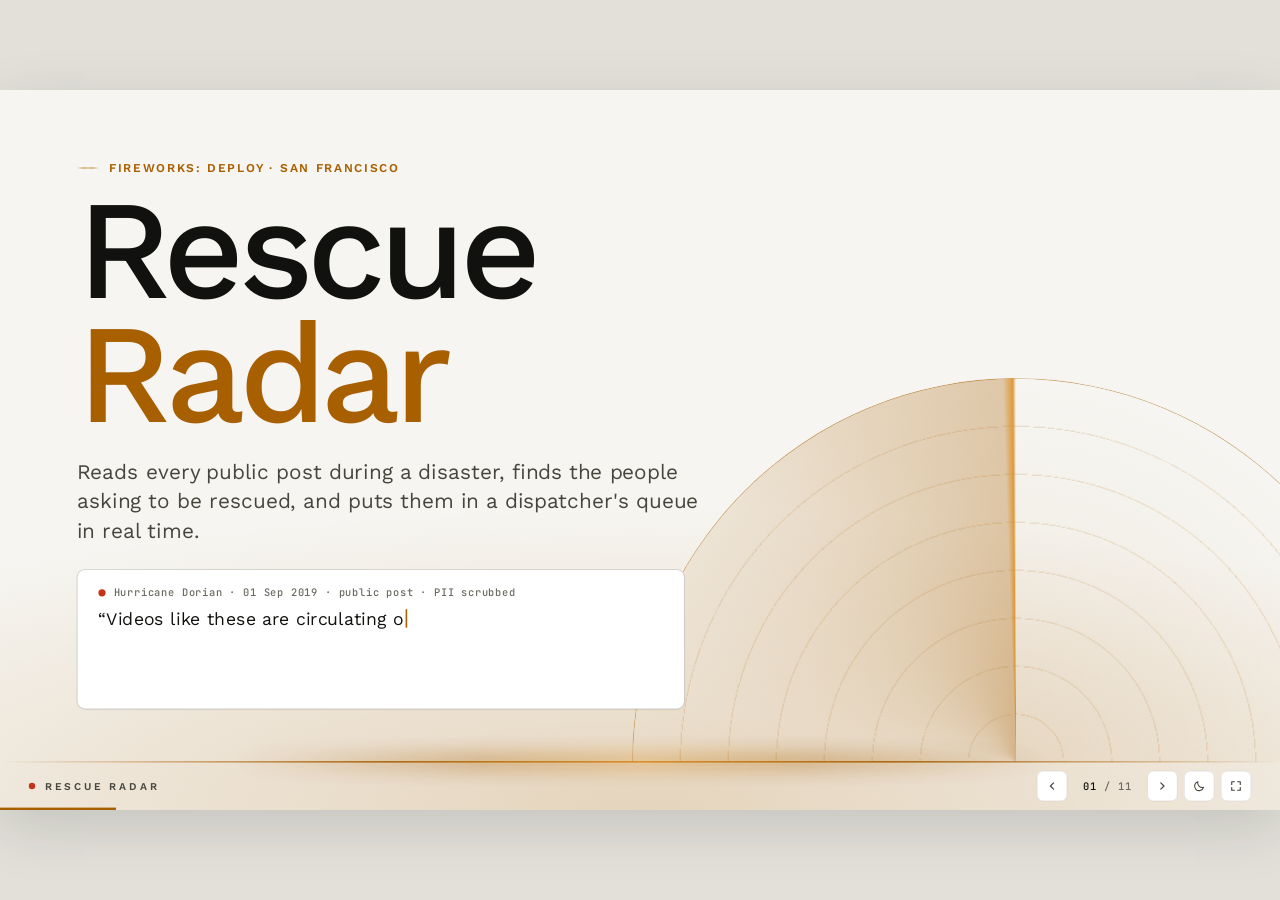
<file: docs/deck/index.html>
<!doctype html>
<html lang="en">
<head>
<meta charset="utf-8">
<meta name="viewport" content="width=device-width, initial-scale=1">
<title>Rescue Radar Deck</title>
<meta name="description" content="Rescue Radar pitch deck: a fine-tuned open model that finds rescue requests in disaster social media. Numbers load at runtime from ../data/results.json.">
<script>
/* Theme before first paint: ?theme= override, else saved rr-theme (shared with the console), else the OS setting. */
(function () {
  var t = null, d = document.documentElement;
  try { var q = new URLSearchParams(location.search).get('theme'); if (q === 'light' || q === 'dark') { t = q; d.dataset.themeSrc = 'query'; } } catch (e) { /* old browser */ }
  if (!t) { try { var s = localStorage.getItem('rr-theme'); if (s === 'light' || s === 'dark') { t = s; d.dataset.themeSrc = 'saved'; } } catch (e) { /* storage blocked */ } }
  if (!t) { t = (window.matchMedia && matchMedia('(prefers-color-scheme: light)').matches) ? 'light' : 'dark'; d.dataset.themeSrc = 'os'; }
  d.setAttribute('data-theme', t);
})();
</script>
<link rel="icon" href="data:image/svg+xml,%3Csvg xmlns=%27http://www.w3.org/2000/svg%27 viewBox=%270 0 32 32%27%3E%3Ccircle cx=%2716%27 cy=%2716%27 r=%2714%27 fill=%27%2311120F%27 stroke=%27%23F2A93B%27 stroke-width=%272%27/%3E%3Ccircle cx=%2716%27 cy=%2716%27 r=%275%27 fill=%27%23FF5B3A%27/%3E%3C/svg%3E">
<link rel="preconnect" href="https://fonts.googleapis.com">
<link rel="preconnect" href="https://fonts.gstatic.com" crossorigin>
<link rel="stylesheet" href="https://fonts.googleapis.com/css2?family=Work+Sans:wght@400;500;600&family=JetBrains+Mono:wght@400;500&display=swap">
<style>
/* Sunrise theme (guide/THEME.md). Dark tokens are the default; light overrides below. */
:root{
  color-scheme:dark;
  --bg:#11120F; --bg-elev:#161713; --panel:#1B1C18; --panel-2:#23241F;
  --line:rgba(244,241,234,.09); --line-strong:rgba(244,241,234,.18);
  --text:#F4F1EA; --text-2:#B8B5AB; --text-3:#8C8A81;
  --accent:#F2A93B; --accent-2:#FFD27A; --accent-ink:#11120F;
  --critical:#FF5B3A; --critical-soft:rgba(255,91,58,.14);
  --c-injured:#FF8A4C; --c-missing:#FFB089;
  --ok:#7BC79A; --info:#8FB4D8;
  --opus:#D9D4C7; --opus0:#9E9C93; --gpt:#8FB4D8; --base:#6F6D66;
  --outer:#0A0B09; --soft:rgba(244,241,234,.035); --vignette:rgba(0,0,0,.32);
  --stage-shadow:0 30px 120px rgba(0,0,0,.55); --card-shadow:none;
  --sans:"Work Sans",system-ui,-apple-system,"Segoe UI",sans-serif;
  --mono:"JetBrains Mono",ui-monospace,SFMono-Regular,Menlo,Consolas,monospace;
  --ease:cubic-bezier(.2,.75,.2,1);
  --streak:linear-gradient(90deg,transparent 0%,var(--accent) 30%,var(--accent-2) 50%,var(--accent) 70%,transparent 100%);
  --glow:radial-gradient(120% 60% at 50% 100%,color-mix(in srgb,var(--accent) 22%,transparent),transparent 70%);
}
:root[data-theme="light"]{
  color-scheme:light;
  --bg:#F6F5F1; --bg-elev:#FBFAF7; --panel:#FFFFFF; --panel-2:#F0EEE8;
  --line:rgba(17,18,15,.10); --line-strong:rgba(17,18,15,.20);
  --text:#11120F; --text-2:#46463F; --text-3:#6B6A62;
  --accent:#A85F00; --accent-2:#D98A1C; --accent-ink:#FFFFFF;
  --critical:#C4321A; --critical-soft:rgba(196,50,26,.10);
  --c-injured:#B4501F; --c-missing:#9C3D2A;
  --ok:#2E7D4F; --info:#2F5F8A;
  --opus:#46463F; --opus0:#8A8981; --gpt:#2F5F8A; --base:#C9C6BC;
  --outer:#E2E0D9; --soft:rgba(17,18,15,.035); --vignette:rgba(17,18,15,0);
  --stage-shadow:0 20px 70px rgba(17,18,15,.14); --card-shadow:0 1px 2px rgba(17,18,15,.06);
}
*{box-sizing:border-box;margin:0;padding:0}
html,body{height:100%;background:var(--outer);color:var(--text);overflow:hidden}
body{font-family:var(--sans);-webkit-font-smoothing:antialiased;text-rendering:optimizeLegibility}
.mono,.num,.bval,.ratio{font-variant-numeric:tabular-nums}
#viewport{position:fixed;inset:0;overflow:hidden;background:var(--outer)}
#stage{position:absolute;left:50%;top:50%;width:1600px;height:900px;transform:translate(-50%,-50%);transform-origin:50% 50%;
  background:var(--bg);overflow:hidden;box-shadow:var(--stage-shadow);user-select:none;-webkit-user-select:none;transition:background-color .2s ease-out}
#stage::after{content:"";position:absolute;inset:0;pointer-events:none;background:radial-gradient(ellipse at 50% 45%,transparent 60%,var(--vignette) 100%)}
.slide{position:absolute;inset:0;padding:60px 96px 90px;opacity:0;visibility:hidden;transform:scale(1.012);z-index:1;
  transition:opacity .5s ease,transform .7s var(--ease),visibility 0s linear .5s}
.slide.active{opacity:1;visibility:visible;transform:none;z-index:2;transition:opacity .5s ease,transform .7s var(--ease),visibility 0s}
.r{opacity:0;transform:translateY(22px);transition:opacity .7s var(--ease),transform .7s var(--ease);transition-delay:calc(var(--i,0) * 110ms + 140ms)}
.slide.active .r{opacity:1;transform:none}
.slide:not(.active) .r,.slide:not(.active) .r *{transition:none!important}
.kicker{font:600 15px/1 var(--sans);letter-spacing:.14em;text-transform:uppercase;color:var(--accent);display:flex;align-items:center;gap:12px}
.kicker::before{content:"";width:28px;height:1px;background:var(--streak)}
.title{font:500 64px/1.05 var(--sans);letter-spacing:-.025em;margin-top:18px}
.title.sm{font-size:52px}
.title em,.mega em{font-style:normal;color:var(--accent)}
.mono{font-family:var(--mono)}
.muted{color:var(--text-2)}
.pending-txt{color:var(--text-3)}
.chip{display:inline-flex;align-items:center;gap:6px;font:500 12px/1 var(--mono);letter-spacing:.02em;
  padding:6px 10px;border-radius:999px;background:var(--panel-2);color:var(--text-2);border:1px solid var(--line);white-space:nowrap}
.chip.crit{background:var(--critical-soft);color:var(--critical);border-color:color-mix(in srgb,var(--critical) 45%,transparent)}
.chip.c-injured{color:var(--c-injured);border-color:color-mix(in srgb,var(--c-injured) 45%,transparent)}
.chip.c-missing{color:var(--c-missing);border-color:color-mix(in srgb,var(--c-missing) 45%,transparent)}
.chip.crit::before{content:"";width:7px;height:7px;border-radius:50%;background:currentColor}

/* HUD: the deck footer, with the sunrise streak above it */
#hud{position:absolute;left:0;right:0;bottom:0;height:60px;padding:0 36px;display:flex;align-items:center;justify-content:space-between;z-index:30;
  font:500 13px/1 var(--mono);color:var(--text-3)}
#hud::before{content:"";position:absolute;left:0;right:0;top:0;height:1px;background:var(--streak);opacity:.7}
#hud .brand{display:flex;align-items:center;gap:12px;font:600 13px/1 var(--sans);letter-spacing:.28em;text-transform:uppercase;color:var(--text-2)}
#hud .brand i{width:8px;height:8px;border-radius:50%;background:var(--critical);animation:blink 1.6s ease-in-out infinite}
#hud .ctrl{display:flex;align-items:center;gap:8px}
#hud button{all:unset;cursor:pointer;width:36px;height:36px;border-radius:8px;display:grid;place-items:center;color:var(--text-2);border:1px solid var(--line);background:var(--panel);transition:color .16s ease-out,border-color .16s ease-out}
#hud button:hover{color:var(--text);border-color:var(--line-strong)}
#hud button:focus-visible{outline:2px solid var(--accent);outline-offset:2px}
:root[data-theme="dark"] #b-theme .i-moon,:root[data-theme="light"] #b-theme .i-sun{display:none}
#counter{min-width:84px;text-align:center;color:var(--text-3);letter-spacing:.06em}
#counter b{color:var(--text);font-weight:500}
#progress{position:absolute;left:0;bottom:0;height:3px;background:var(--accent);width:0;transition:width .6s var(--ease);z-index:31}
@keyframes blink{0%,100%{opacity:1}50%{opacity:.25}}

/* radar, recoloured to the sunrise accent; rescue-critical blips are ember */
.radar{position:absolute;border-radius:50%;overflow:hidden;background:radial-gradient(circle,color-mix(in srgb,var(--accent) 8%,transparent) 0%,transparent 70%)}
.radar .rings{position:absolute;inset:0;border-radius:50%;
  background:repeating-radial-gradient(circle,transparent 0 59px,color-mix(in srgb,var(--accent) 20%,transparent) 59px 60px);border:1px solid color-mix(in srgb,var(--accent) 40%,transparent)}
.radar .cross{position:absolute;inset:0;background:linear-gradient(90deg,transparent calc(50% - .5px),color-mix(in srgb,var(--accent) 16%,transparent) calc(50% - .5px) calc(50% + .5px),transparent calc(50% + .5px)),
  linear-gradient(0deg,transparent calc(50% - .5px),color-mix(in srgb,var(--accent) 16%,transparent) calc(50% - .5px) calc(50% + .5px),transparent calc(50% + .5px))}
.radar .sweep{position:absolute;inset:0;border-radius:50%;
  background:conic-gradient(from 0deg,transparent 0deg,transparent 280deg,color-mix(in srgb,var(--accent) 30%,transparent) 358deg,color-mix(in srgb,var(--accent-2) 85%,transparent) 359.5deg,transparent 360deg);
  animation:sweep 4s linear infinite}
@keyframes sweep{to{transform:rotate(360deg)}}
.blip{position:absolute;width:9px;height:9px;margin:-4.5px 0 0 -4.5px;border-radius:50%;background:var(--text-3);opacity:0;animation:blipA 4s linear infinite}
.blip.crit{background:var(--critical);width:14px;height:14px;margin:-7px 0 0 -7px;box-shadow:0 0 16px color-mix(in srgb,var(--critical) 70%,transparent)}
@keyframes blipA{0%{opacity:1;transform:scale(1.5)}12%{opacity:.9;transform:scale(1)}70%{opacity:.18}100%{opacity:0}}

/* slide 1: horizon glow, a radar rising like the sun, the sunrise streak on the horizon */
.s1{background:var(--glow)}
.s1 .sky{position:absolute;left:0;right:0;top:0;bottom:60px;overflow:hidden;pointer-events:none}
.s1 .radar{width:960px;height:960px;right:-150px;bottom:-480px}
.s1 .radar.intro{transform:translateY(30%);opacity:0;transition:transform 1.6s var(--ease),opacity 1.1s ease}
.slide.active .radar.intro{transform:none;opacity:1}
.s1 .horizon{position:absolute;left:0;right:0;bottom:60px;height:1px;background:var(--streak);opacity:.9;pointer-events:none}
.s1 .horizon::after{content:"";position:absolute;left:18%;right:18%;top:-7px;height:15px;background:var(--streak);filter:blur(12px);opacity:.6}
.s1 .col{position:relative;width:900px;z-index:2;padding-top:30px}
.wordmark{font:600 15px/1 var(--sans);letter-spacing:.28em;text-transform:uppercase;color:var(--text-2);margin-top:22px}
.mega{font:500 176px/.88 var(--sans);letter-spacing:-.045em;margin-top:18px}
.lede{font-size:26px;line-height:1.42;color:var(--text-2);max-width:780px;margin-top:26px}
.post{margin-top:30px;max-width:760px;background:var(--panel);border:1px solid var(--line-strong);border-radius:10px;padding:22px 26px;box-shadow:var(--card-shadow)}
.post .meta{display:flex;align-items:center;gap:10px;font:500 13px/1 var(--mono);letter-spacing:.04em;color:var(--text-3)}
.post .meta i{width:9px;height:9px;border-radius:50%;background:var(--critical);animation:blink 1.2s infinite}
.post p{font-size:22px;line-height:1.4;margin-top:12px;min-height:62px;color:var(--text)}
.post p.caret::after{content:"";display:inline-block;width:2px;height:1.05em;background:var(--accent);margin-left:3px;vertical-align:-3px;animation:blink .8s steps(1) infinite}
.post .lab{margin-top:16px;display:flex;align-items:center;gap:10px;font:500 13px/1 var(--mono);color:var(--text-2);opacity:0;transition:opacity .5s ease}
.post .lab.on{opacity:1}

/* slide 2 */
.grid2{display:grid;grid-template-columns:1fr 600px;gap:64px;margin-top:44px}
.beats{list-style:none;display:flex;flex-direction:column;gap:30px}
.beats li{display:grid;grid-template-columns:76px 1fr;gap:18px;align-items:start}
.beats b{font:500 40px/1 var(--mono);color:var(--text-3)}
.beats li:last-child b{color:var(--critical)}
.beats h3{font:600 28px/1.2 var(--sans);letter-spacing:-.01em}
.beats p{font-size:20px;line-height:1.5;color:var(--text-2);margin-top:8px;max-width:640px}
.hose{position:relative;height:530px;border:1px solid var(--line);border-radius:10px;background:var(--bg-elev);overflow:hidden;box-shadow:var(--card-shadow)}
.hose .stream{position:absolute;left:0;right:0;top:0;padding:16px 18px;display:flex;flex-direction:column;gap:9px;animation:scrollUp 60s linear infinite}
.slide:not(.active) .hose .stream{animation-play-state:paused}
@keyframes scrollUp{from{transform:translateY(0)}to{transform:translateY(-50%)}}
.hose .ln{font:400 14px/1.4 var(--mono);color:var(--text-3);white-space:nowrap;overflow:hidden;text-overflow:ellipsis;padding:6px 10px;border-radius:8px;background:var(--soft)}
.hose .ln.crit{color:var(--critical);background:var(--critical-soft);box-shadow:inset 3px 0 0 var(--critical)}
.hose .ph{color:var(--text-3);font:500 15px/1.5 var(--mono);padding:24px}
.hose .fade{position:absolute;left:0;right:0;height:120px;pointer-events:none}
.hose .fade.t{top:0;background:linear-gradient(var(--bg-elev),transparent)}
.hose .fade.b{bottom:0;height:300px;background:linear-gradient(transparent,var(--bg-elev) 62%)}
.hose .stats{position:absolute;left:0;right:0;bottom:0;padding:22px 26px;display:grid;grid-template-columns:1fr 1fr;gap:18px}
.stat .num{display:block;font:500 56px/1 var(--mono);letter-spacing:-.03em}
.stat .lbl{display:block;font-size:16px;line-height:1.35;color:var(--text-2);margin-top:8px}
.stat.crit .num{color:var(--critical)}

/* slide 3 */
.cards3{display:grid;grid-template-columns:repeat(3,1fr);gap:28px;margin-top:48px}
.card{background:var(--panel);border:1px solid var(--line);border-radius:10px;padding:30px 30px 34px;min-height:290px;box-shadow:var(--card-shadow)}
.ico{width:58px;height:58px;border-radius:50%;display:grid;place-items:center;background:color-mix(in srgb,var(--accent) 12%,transparent);color:var(--accent);margin-bottom:22px}
.ico svg{width:28px;height:28px}
.card h3{font:600 27px/1.2 var(--sans);letter-spacing:-.01em}
.card p{font-size:19px;line-height:1.5;color:var(--text-2);margin-top:12px}
.jtbd{margin-top:34px;display:grid;grid-template-columns:220px 1fr;gap:28px;align-items:center;padding:28px 34px;border-radius:10px;
  background:linear-gradient(90deg,var(--critical-soft),transparent);border:1px solid color-mix(in srgb,var(--critical) 35%,transparent)}
.jtbd span{font:500 13px/1.4 var(--mono);letter-spacing:.14em;color:var(--critical);text-transform:uppercase}
.jtbd p{font-size:26px;line-height:1.4;color:var(--text)}

/* slide 4: console mock */
.console{margin-top:28px;height:640px;border:1px solid var(--line-strong);border-radius:10px;background:var(--bg-elev);overflow:hidden;display:flex;flex-direction:column;box-shadow:var(--card-shadow)}
.c-head{position:relative;height:50px;flex:none;display:flex;align-items:center;gap:18px;padding:0 20px;background:var(--panel);font:500 13px/1 var(--mono);color:var(--text-2)}
.c-head::after{content:"";position:absolute;left:0;right:0;bottom:0;height:1px;background:var(--streak);opacity:.7}
.c-head .live{display:flex;align-items:center;gap:8px;color:var(--critical);letter-spacing:.12em;text-transform:uppercase}
.c-head .live i{width:8px;height:8px;border-radius:50%;background:var(--critical);animation:blink 1s infinite}
.c-head .ev{color:var(--text)}
.c-head .sp{flex:1}
.c-body{flex:1;display:grid;grid-template-columns:420px 1fr 380px;min-height:0}
.c-pane{min-height:0;overflow:hidden;display:flex;flex-direction:column}
.c-pane+.c-pane{border-left:1px solid var(--line)}
.c-title{flex:none;padding:14px 18px 10px;font:500 12px/1 var(--mono);letter-spacing:.14em;text-transform:uppercase;color:var(--text-3);display:flex;justify-content:space-between}
.c-title b{color:var(--critical);font-weight:500}
#feed,#queue{flex:1;min-height:0;overflow:hidden;padding:0 12px 12px;display:flex;flex-direction:column;gap:8px}
.f-item{padding:11px 13px;border-radius:8px;background:var(--panel);border:1px solid var(--line);animation:slideIn .45s var(--ease)}
.f-item.crit{border-color:color-mix(in srgb,var(--critical) 40%,transparent);background:linear-gradient(90deg,var(--critical-soft),var(--panel) 60%)}
@keyframes slideIn{from{opacity:0;transform:translateY(-14px)}to{opacity:1;transform:none}}
.f-top{display:flex;gap:10px;font:400 11px/1 var(--mono);color:var(--text-3);margin-bottom:6px}
.f-top .pl{color:var(--text-2)}
.f-item p{font-size:14px;line-height:1.4;color:var(--text);margin-bottom:8px}
.q-item{display:grid;grid-template-columns:30px 1fr;gap:10px;padding:12px 12px;border-radius:8px;background:var(--panel);border:1px solid color-mix(in srgb,var(--critical) 32%,transparent);animation:slideIn .45s var(--ease)}
.q-item .rk{font:500 22px/1 var(--mono);color:var(--critical)}
.q-item p{font-size:13.5px;line-height:1.38;color:var(--text);margin:6px 0 0}
.q-item .q-meta{display:flex;align-items:center;gap:8px;flex-wrap:wrap}
.q-item .q-meta .mono{font-size:11.5px}
.q-item .st{font:500 10.5px/1 var(--mono);letter-spacing:.1em;color:var(--accent);border:1px solid color-mix(in srgb,var(--accent) 45%,transparent);border-radius:999px;padding:4px 7px}
.c-map{position:relative}
#map{position:absolute;inset:0;width:100%;height:100%}
.map-cap{position:absolute;left:14px;bottom:12px;font:400 11.5px/1.4 var(--mono);color:var(--text-3);max-width:90%}
.map-empty{position:absolute;inset:0;display:grid;place-items:center;font:500 15px/1.5 var(--mono);color:var(--text-3);text-align:center;padding:40px}
.grat{stroke:var(--line);stroke-width:1}
.grat-l{fill:var(--text-3);font:400 10px var(--mono)}
.ring{fill:none;stroke:color-mix(in srgb,var(--accent) 24%,transparent);stroke-dasharray:3 6}
.dot{fill:var(--text-3);opacity:.55}
.pin{opacity:0;transition:opacity .5s ease}
.slide.active .pin{opacity:1;transition-delay:var(--d)}
.pin .core{fill:var(--critical);stroke:var(--bg-elev);stroke-width:1.5}
.pin .halo{fill:none;stroke:var(--critical);stroke-width:2;transform-box:fill-box;transform-origin:center;animation:pulse 2.4s ease-out infinite;animation-delay:var(--pd)}
.pin.c-injured .core{fill:var(--c-injured)} .pin.c-injured .halo{stroke:var(--c-injured)}
.pin.c-missing .core{fill:var(--c-missing)} .pin.c-missing .halo{stroke:var(--c-missing)}
.pin.ping .core{animation:ping .9s ease-out}
@keyframes pulse{0%{transform:scale(.7);opacity:.95}100%{transform:scale(3.4);opacity:0}}
@keyframes ping{0%{transform:scale(2.2)}100%{transform:scale(1)}}
.pin .core{transform-box:fill-box;transform-origin:center}
.plab{fill:var(--text);font:500 11px var(--mono);paint-order:stroke;stroke:var(--bg-elev);stroke-width:4px;stroke-linejoin:round}

/* slide 5 */
.pipe{position:relative;margin-top:56px;display:grid;grid-template-columns:repeat(6,1fr);gap:22px}
.pipe .wire{position:absolute;left:5%;right:5%;top:46px;height:2px;background:repeating-linear-gradient(90deg,var(--line-strong) 0 8px,transparent 8px 14px)}
.pipe .packet{position:absolute;top:40px;left:5%;width:14px;height:14px;border-radius:50%;background:var(--critical);box-shadow:0 0 18px color-mix(in srgb,var(--critical) 80%,transparent);opacity:0}
.slide.active .pipe .packet{animation:travel 3.6s var(--ease) 1.2s infinite}
@keyframes travel{0%{left:5%;opacity:0}6%{opacity:1}88%{opacity:1}100%{left:94%;opacity:0}}
.node{position:relative;text-align:left}
.node .ic{width:92px;height:92px;border-radius:50%;display:grid;place-items:center;background:var(--panel);border:1px solid var(--line-strong);color:var(--text-2);position:relative;z-index:1}
.node .ic svg{width:36px;height:36px}
.node.hot .ic{background:color-mix(in srgb,var(--accent) 12%,var(--panel));border-color:var(--accent);color:var(--accent);box-shadow:0 0 0 8px color-mix(in srgb,var(--accent) 8%,transparent)}
.node.human .ic{color:var(--critical);border-color:color-mix(in srgb,var(--critical) 50%,transparent)}
.node h4{font:600 21px/1.2 var(--sans);margin-top:18px}
.node p{font-size:15.5px;line-height:1.45;color:var(--text-2);margin-top:6px}
.train{margin-top:44px;padding:24px 28px;border:1px solid var(--line);border-radius:10px;background:var(--panel);display:grid;grid-template-columns:repeat(4,1fr);gap:0;box-shadow:var(--card-shadow)}
.train .st{padding:0 22px;position:relative}
.train .st+.st{border-left:1px dashed var(--line-strong)}
.train .st:first-child{padding-left:0}
.train .k{font:500 12px/1 var(--mono);letter-spacing:.14em;color:var(--accent);text-transform:uppercase}
.train .v{font:500 28px/1.1 var(--sans);letter-spacing:-.015em;margin-top:10px}
.train .v span{font-family:var(--mono);letter-spacing:-.02em}
.train .d{font-size:15px;line-height:1.45;color:var(--text-2);margin-top:8px}

/* slide 6: timeline */
.tl{position:relative;margin-top:24px;height:318px}
.tl svg{position:absolute;left:0;top:0;width:100%;height:100%;overflow:visible}
.tl-line{stroke:var(--line-strong);stroke-width:3;stroke-dasharray:1400;stroke-dashoffset:1400;transition:stroke-dashoffset 1.8s var(--ease) .3s}
.tl-line.test{stroke:var(--accent);stroke-dasharray:300;stroke-dashoffset:300;transition-delay:2s}
.slide.active .tl-line{stroke-dashoffset:0}
.slide:not(.active) .tl-line{transition:none}
.tl .yr{position:absolute;top:100px;font:500 40px/1 var(--mono);color:var(--text-3);transform:translateX(-50%)}
.tl .yr.test{color:var(--accent)}
.tl .tick{position:absolute;top:80px;width:14px;height:14px;margin-left:-7px;border-radius:50%;background:var(--bg);border:3px solid var(--line-strong)}
.tl .tick.test{border-color:var(--accent);box-shadow:0 0 0 6px color-mix(in srgb,var(--accent) 16%,transparent)}
.tl .evs{position:absolute;top:156px;width:300px;transform:translateX(-50%);display:flex;flex-direction:column;gap:5px;align-items:center}
.tl .ev{font:400 13.5px/1.15 var(--mono);color:var(--text-2);padding:4px 10px;border-radius:999px;background:var(--soft);border:1px solid var(--line);white-space:nowrap}
.tl .ev.test{color:var(--text);border-color:color-mix(in srgb,var(--accent) 45%,transparent);background:color-mix(in srgb,var(--accent) 10%,transparent);display:flex;gap:10px;justify-content:space-between;min-width:270px}
.tl .ev.test b{color:var(--text);font-weight:500}
.tl .wall{position:absolute;top:8px;bottom:0;width:0;border-left:2px dashed color-mix(in srgb,var(--accent) 55%,transparent)}
.tl .wall span{position:absolute;top:-6px;left:12px;font:500 12px/1.3 var(--mono);letter-spacing:.14em;color:var(--accent);white-space:nowrap}
.tl .band{position:absolute;top:22px;font:500 13px/1 var(--mono);letter-spacing:.14em;color:var(--text-2);transform:translateX(-50%);white-space:nowrap}
.tiles{display:grid;grid-template-columns:repeat(3,250px) 1fr;gap:22px;margin-top:22px}
.tile{background:var(--panel);border:1px solid var(--line);border-radius:10px;padding:20px 22px;box-shadow:var(--card-shadow)}
.tile .num{font:500 52px/1 var(--mono);letter-spacing:-.03em}
.tile .num.acc{color:var(--accent)}
.tile .lbl{font-size:15px;line-height:1.4;color:var(--text-2);margin-top:8px}
.tile.sys .lbl{margin-top:0}
.tile.sys ul{list-style:none;margin-top:10px;display:grid;grid-template-columns:1fr 1fr;gap:6px 18px}
.tile.sys li{font:400 13.5px/1.35 var(--mono);color:var(--text-2);display:flex;align-items:center;gap:8px}
.tile.sys li i{width:10px;height:10px;border-radius:3px;flex:none}

/* slide 7: results */
.res{display:grid;grid-template-columns:420px 1fr;gap:48px;margin-top:24px}
.big .num{font:500 88px/.95 var(--mono);color:var(--accent);letter-spacing:-.04em;white-space:nowrap}
.big .num.neg{color:var(--opus)}
.big .num.mid{font-size:64px;margin-top:22px}
.big .num.pending-txt{color:var(--text-3)}
.big .cap{font-size:18px;line-height:1.4;color:var(--text-2);margin-top:10px}
.big .sub{font:400 13.5px/1.5 var(--mono);color:var(--text-3);margin-top:16px}
.bars{display:flex;flex-direction:column;gap:12px}
.bg-head{display:flex;align-items:baseline;gap:14px;margin-bottom:6px}
.bg-title{font:600 20px/1 var(--sans)}
.bg-title.crit{color:var(--critical)}
.bg-sub{font-size:14px;color:var(--text-3)}
.bgroup{display:flex;flex-direction:column;gap:7px}
.brow{display:grid;grid-template-columns:200px 1fr 190px;gap:16px;align-items:center;height:20px}
.bname{font:500 13.5px/1 var(--mono);color:var(--text-2);white-space:nowrap}
.brow.ours .bname{color:var(--accent)}
.track{position:relative;height:14px;border-radius:4px;background:var(--soft)}
.track i{position:absolute;left:0;top:0;bottom:0;width:0;border-radius:4px;background:var(--base);transition:width 1.3s var(--ease);transition-delay:var(--d)}
.slide.active .track i{width:var(--w)}
.slide:not(.active) .track i{transition:none}
.brow.ours .track i{background:var(--accent)}
.brow.opus .track i{background:var(--opus)}
.brow.opus0 .track i{background:var(--opus0)}
.brow.gpt .track i{background:var(--gpt)}
.track .whisk{position:absolute;top:-4px;bottom:-4px;border-left:2px solid var(--text);border-right:2px solid var(--text);opacity:0;transition:opacity .5s ease;transition-delay:var(--d)}
.track .whisk::after{content:"";position:absolute;left:0;right:0;top:50%;border-top:2px solid var(--text)}
.slide.active .track .whisk{opacity:.8}
.bval{font:500 15px/1 var(--mono);color:var(--text);white-space:nowrap}
.bval small{font-weight:400;font-size:12px;color:var(--text-3);margin-left:6px}
.sig{margin-top:18px;padding:16px 22px;border-radius:10px;background:var(--panel);border:1px solid var(--line);display:grid;grid-template-columns:1fr 1fr;gap:26px;box-shadow:var(--card-shadow)}
.sig h5{font:500 12px/1 var(--mono);letter-spacing:.14em;color:var(--accent);text-transform:uppercase;margin-bottom:9px}
.sig p{font-size:15px;line-height:1.45;color:var(--text-2)}
.stamp{display:none;position:absolute;right:96px;top:70px;font:500 14px/1 var(--mono);letter-spacing:.14em;color:var(--accent);border:1px solid color-mix(in srgb,var(--accent) 50%,transparent);padding:10px 14px;border-radius:999px}
body.pending .stamp{display:block}

/* slide 8 */
.sc{display:grid;grid-template-columns:1fr 1fr;gap:34px;margin-top:40px}
.panel{background:var(--panel);border:1px solid var(--line);border-radius:10px;padding:28px 30px;box-shadow:var(--card-shadow)}
.panel h3{display:flex;align-items:center;justify-content:space-between;font:600 24px/1 var(--sans)}
.tag{font:500 11.5px/1 var(--mono);letter-spacing:.12em;padding:6px 10px;border-radius:999px;border:1px solid}
.tag.m{color:var(--ok);border-color:color-mix(in srgb,var(--ok) 50%,transparent);background:color-mix(in srgb,var(--ok) 10%,transparent)}
.tag.e{color:var(--accent);border-color:color-mix(in srgb,var(--accent) 50%,transparent);background:color-mix(in srgb,var(--accent) 8%,transparent)}
.tag.p{color:var(--text-3);border-color:var(--line-strong)}
.ratio{font:500 88px/1 var(--mono);letter-spacing:-.04em;margin:22px 0 4px;color:var(--accent)}
.ratio.neg{color:var(--opus)}
.ratio-cap{font-size:18px;color:var(--text-2);line-height:1.4;min-height:50px}
.lrows{margin-top:22px;display:flex;flex-direction:column;gap:12px}
.lrow{display:grid;grid-template-columns:200px 1fr 120px;gap:14px;align-items:center}
.lrow .bname{font-size:13px}
.note{margin-top:18px;font:400 13px/1.55 var(--mono);color:var(--text-3);border-top:1px dashed var(--line-strong);padding-top:14px}

/* slide 9 */
.cols3{display:grid;grid-template-columns:1.05fr 1fr 1fr;gap:28px;margin-top:40px}
.col3 h3{font:500 13px/1 var(--mono);letter-spacing:.14em;text-transform:uppercase;color:var(--accent);margin-bottom:16px}
.col3.lim h3{color:var(--text-2)}
.spons{display:flex;flex-direction:column;gap:14px}
.spon{background:var(--panel);border:1px solid var(--line);border-radius:10px;padding:18px 20px;box-shadow:var(--card-shadow)}
.spon b{display:block;font:600 22px/1 var(--sans);letter-spacing:.14em;text-transform:uppercase}
.spon span{display:block;font-size:16px;line-height:1.45;color:var(--text-2);margin-top:8px}
.lst{list-style:none;display:flex;flex-direction:column;gap:14px}
.lst li{position:relative;padding-left:26px;font-size:18px;line-height:1.45;color:var(--text-2)}
.lst li::before{content:"";position:absolute;left:0;top:9px;width:10px;height:10px;border-radius:50%;border:2px solid var(--accent)}
.lim .lst li::before{border-color:var(--text-3)}
.lst li b{color:var(--text);font-weight:600}

/* slide 10: the company */
.s10{padding:48px 96px 76px;background:radial-gradient(90% 45% at 85% 100%,color-mix(in srgb,var(--accent) 10%,transparent),transparent 70%)}
.s10 .title.sm{font-size:46px;margin-top:14px}
.co{display:grid;grid-template-columns:repeat(3,1fr);gap:12px;margin-top:20px}
.co .cell,.foot10 .cell{background:var(--panel);border:1px solid var(--line);border-radius:10px;padding:15px 20px 16px;box-shadow:var(--card-shadow)}
.co h4,.foot10 h4{font:500 12px/1 var(--mono);letter-spacing:.14em;text-transform:uppercase;color:var(--accent);margin-bottom:10px}
.co ul{list-style:none;display:flex;flex-direction:column;gap:5px}
.co li{position:relative;padding-left:15px;font-size:15px;line-height:1.38;color:var(--text-2)}
.co li::before{content:"";position:absolute;left:0;top:.6em;width:5px;height:5px;border-radius:50%;background:var(--text-3)}
.co li b{color:var(--text);font-weight:600}
.co li.later{color:var(--text-3)}
.co .cell.moat{border-color:color-mix(in srgb,var(--accent) 40%,var(--line))}
.co .unit{display:flex;align-items:center;gap:12px;margin-bottom:8px}
.co .unit .num{font:500 34px/1 var(--mono);letter-spacing:-.03em;color:var(--text);flex:none}
.co .unit span{font-size:13px;line-height:1.35;color:var(--text-2)}
.foot10{margin-top:12px;display:grid;grid-template-columns:1.1fr 1fr;gap:12px}
.team10{display:flex;flex-direction:column;gap:8px}
.team10 h4{margin-bottom:2px}
.team10 p{font-size:14.5px;line-height:1.35;color:var(--text-2)}
.team10 p b{display:block;font-weight:600;font-size:16px;color:var(--text);margin-bottom:1px}
.ask10 ol{list-style:none;display:flex;flex-direction:column;gap:5px}
.ask10 li{display:grid;grid-template-columns:28px 1fr;font-size:15px;line-height:1.38;color:var(--text-2)}
.ask10 li:nth-child(1)::before{content:"01"}
.ask10 li:nth-child(2)::before{content:"02"}
.ask10 li:nth-child(3)::before{content:"03"}
.ask10 li::before{font:500 13px/1.6 var(--mono);color:var(--accent)}
.ask10 li b{color:var(--text);font-weight:600}
.links10{margin-top:10px;display:flex;gap:22px;flex-wrap:wrap}
.links10 a{color:var(--text);text-decoration:none;font:400 13.5px/1.4 var(--mono)}
.links10 a:hover{color:var(--accent)}
.links10 a b{color:var(--accent);font-weight:500;margin-right:8px}
/* Slide 8: the eval functions (FN / FP, before vs after, TypeSafe Jev judge) */
.ev8{display:grid;grid-template-columns:600px 1fr;gap:44px;margin-top:40px;align-items:start}
.ev8-defs{display:flex;flex-direction:column;gap:22px}
.ev8-card{background:var(--panel);border:1px solid var(--line);border-left:3px solid var(--base);border-radius:12px;padding:20px 24px;box-shadow:var(--card-shadow)}
.ev8-card.fn{border-left-color:var(--critical)}
.ev8-card.fp{border-left-color:var(--c-injured)}
.ev8-card h5{font:600 13px/1 var(--mono);letter-spacing:.14em;text-transform:uppercase;margin:0 0 8px}
.ev8-card.fn h5{color:var(--critical)}
.ev8-card.fp h5{color:var(--c-injured)}
.ev8-card p{font:400 15px/1.45 var(--sans);color:var(--text-2);margin:0 0 12px}
.ev8-nums{display:flex;align-items:baseline;gap:16px;font:700 44px/1 var(--sans);font-variant-numeric:tabular-nums}
.ev8-nums .b{color:var(--text-3)}
.ev8-nums .arrow{font-size:26px;color:var(--text-3)}
.ev8-card.fn .ev8-nums .a{color:var(--critical)}
.ev8-card.fp .ev8-nums .a{color:var(--c-injured)}
.ev8-cap{font:500 12px/1.3 var(--mono);color:var(--text-3);margin-top:10px}
.ev8-right{display:flex;flex-direction:column;gap:22px}
.ev8-bars{display:flex;flex-direction:column;gap:20px}
.ev8-bars .bg-title{font-size:16px}
.ev8-bars .brow{grid-template-columns:215px 1fr 150px}
.brow.jev .track i{background:var(--c-injured)}
.brow.jev .bname{color:var(--c-injured)}
.brow.base .track i{background:var(--base)}
.ev8-judge{background:var(--panel);border:1px solid var(--line);border-radius:12px;padding:18px 22px;box-shadow:var(--card-shadow)}
.ev8-judge h5{font:600 12px/1 var(--mono);letter-spacing:.14em;text-transform:uppercase;color:var(--c-injured);margin:0 0 8px}
.ev8-judge p{font:400 14px/1.5 var(--sans);color:var(--text-2);margin:0 0 8px}
.ev8-judge p:last-child{margin-bottom:0}
.ev8-judge p em{color:var(--text);font-style:italic}

/* Faint full-bleed background art (bg/, pre-faded over the dark --bg so text stays readable). Dark theme only. */
:root[data-theme="dark"] .slide.bgi{background-repeat:no-repeat;background-size:cover;background-position:center}
:root[data-theme="dark"] .slide.bgi-title{background-image:url(bg/01-title.jpg)}
:root[data-theme="dark"] .slide.bgi-problem{background-image:url(bg/02-problem.jpg)}
:root[data-theme="dark"] .slide.bgi-who{background-image:url(bg/03-who.jpg)}
:root[data-theme="dark"] .slide.bgi-product{background-image:url(bg/04-product.jpg)}
:root[data-theme="dark"] .slide.bgi-how{background-image:url(bg/05-how.jpg)}
:root[data-theme="dark"] .slide.bgi-benchmark{background-image:url(bg/06-benchmark.jpg)}
:root[data-theme="dark"] .slide.bgi-results{background-image:url(bg/07-results.jpg)}
:root[data-theme="dark"] .slide.bgi-speed{background-image:url(bg/08-speed.jpg)}
:root[data-theme="dark"] .slide.bgi-stack{background-image:url(bg/09-stack.jpg)}
:root[data-theme="dark"] .slide.bgi-next{background-image:url(bg/10-next.jpg)}

@media (prefers-reduced-motion:reduce){
  .radar .sweep,.blip,.hose .stream,.pin .halo,.slide.active .pipe .packet{animation:none!important}
  .r{transition:opacity .3s ease!important;transform:none!important}
  .s1 .radar.intro{transform:none}
}
</style>
</head>
<body>
<div id="viewport">
<div id="stage" aria-live="polite">

<!-- 1. Title + hook -->
<section class="slide s1 bgi bgi-title" aria-label="Rescue Radar">
  <div class="sky" aria-hidden="true"><div class="radar intro" id="radar1"><div class="rings"></div><div class="cross"></div><div class="sweep"></div></div></div>
  <div class="horizon" aria-hidden="true"></div>
  <div class="col">
    <div class="kicker r" style="--i:1">Fireworks: Deploy &middot; San Francisco</div>
    <h1 class="mega r" style="--i:2">Rescue<br><em>Radar</em></h1>
    <p class="lede r" style="--i:3">Reads every public post during a disaster, finds the people asking to be rescued, and puts them in a dispatcher's queue in real time.</p>
    <div class="post r" style="--i:5" id="hook">
      <div class="meta"><i></i><span id="hook-src">Hurricane Dorian &middot; 2019 &middot; public post &middot; PII scrubbed</span></div>
      <p id="hook-text"></p>
      <div class="lab" id="hook-lab"></div>
    </div>
  </div>
</section>

<!-- 2. Problem -->
<section class="slide bgi bgi-problem" aria-label="The problem">
  <div class="kicker r">02 &middot; The problem</div>
  <h2 class="title r" style="--i:1">When the phones jam,<br>the pleas go <em>public</em></h2>
  <div class="grid2">
    <ol class="beats">
      <li class="r" style="--i:3"><b>01</b><div><h3>Emergency lines saturate</h3><p>In a major disaster, call volume outruns 911 and emergency lines. Many callers never get through.</p></div></li>
      <li class="r" style="--i:5"><b>02</b><div><h3>Pleas move to social media</h3><p>People post wherever someone might see it: the street, the water level, who is trapped and how long they have.</p></div></li>
      <li class="r" style="--i:7"><b>03</b><div><h3>Nobody can read it all</h3><p>Rescue requests are a thin slice of a firehose of news, prayers and opinion. No team can triage millions of posts in time.</p></div></li>
    </ol>
    <div class="hose r" style="--i:4">
      <div class="stream" id="hose"></div>
      <div class="fade t"></div><div class="fade b"></div>
      <div class="stats">
        <div class="stat"><span class="num" data-bind="dorian.n_posts" data-fmt="int" data-count>pending</span><span class="lbl" id="hose-l1">posts in the Hurricane Dorian test slice</span></div>
        <div class="stat crit"><span class="num" data-bind="dorian.crit_share" data-fmt="pct" data-count>pending</span><span class="lbl" id="hose-l2">are rescue-critical, by human label</span></div>
      </div>
    </div>
  </div>
</section>

<!-- 3. Who -->
<section class="slide bgi bgi-who" aria-label="Who it is for">
  <div class="kicker r">03 &middot; Who it is for</div>
  <h2 class="title r" style="--i:1">Built for the people<br>who send the boats</h2>
  <div class="cards3">
    <div class="card r" style="--i:3"><div class="ico"><svg viewBox="0 0 24 24" fill="none" stroke="currentColor" stroke-width="1.8" stroke-linecap="round" stroke-linejoin="round"><path d="M4 14v-2a8 8 0 0 1 16 0v2"/><rect x="2.5" y="13.5" width="4" height="6" rx="1.5"/><rect x="17.5" y="13.5" width="4" height="6" rx="1.5"/><path d="M19.5 19.5c0 1.5-2 2.5-5 2.5"/></svg></div>
      <h3>Dispatchers</h3><p>911 centers and public-safety answering points that need overflow triage when the lines jam.</p></div>
    <div class="card r" style="--i:4"><div class="ico"><svg viewBox="0 0 24 24" fill="none" stroke="currentColor" stroke-width="1.8" stroke-linecap="round" stroke-linejoin="round"><rect x="3" y="4" width="18" height="12" rx="2"/><path d="M8 20h8M12 16v4"/><circle cx="12" cy="10" r="2.5"/><path d="M12 6.5v1M12 12.5v1"/></svg></div>
      <h3>Emergency operations centers</h3><p>City, county and state EOCs building one picture of who needs help, and where.</p></div>
    <div class="card r" style="--i:5"><div class="ico"><svg viewBox="0 0 24 24" fill="none" stroke="currentColor" stroke-width="1.8" stroke-linecap="round" stroke-linejoin="round"><path d="M12 21s-7-4.4-7-10a4 4 0 0 1 7-2.6A4 4 0 0 1 19 11c0 5.6-7 10-7 10z"/><path d="M9 11h6M12 8v6"/></svg></div>
      <h3>NGOs and volunteer rescue</h3><p>Relief organizations and volunteer boat crews that already act on public requests.</p></div>
  </div>
  <div class="jtbd r" style="--i:7"><span>Job to be done</span><p>When a disaster swamps our lines, help me find every public cry for rescue, see where it is, and hand it to a team before the window closes.</p></div>
</section>

<!-- 4. Product -->
<section class="slide bgi bgi-product" aria-label="The product">
  <div class="kicker r">04 &middot; The product</div>
  <h2 class="title sm r" style="--i:1">A dispatch console that reads every post</h2>
  <div class="console r" style="--i:2">
    <div class="c-head"><span class="live"><i></i>Replay</span><span class="ev" id="c-ev">Hurricane Dorian 2019</span><span id="c-src">labels: pending</span><span class="sp"></span><span>vnmoorthy.github.io/rescue-radar</span></div>
    <div class="c-body">
      <div class="c-pane"><div class="c-title">Incoming posts <span id="c-rate"></span></div><div id="feed"></div></div>
      <div class="c-pane c-map"><svg id="map" viewBox="0 0 600 590" preserveAspectRatio="xMidYMid meet" aria-label="Map of rescue-critical posts"></svg><div class="map-cap" id="map-cap"></div></div>
      <div class="c-pane"><div class="c-title">Priority queue <b id="q-n">0</b></div><div id="queue"></div></div>
    </div>
  </div>
</section>

<!-- 5. How -->
<section class="slide bgi bgi-how" aria-label="How it works">
  <div class="kicker r">05 &middot; How it works</div>
  <h2 class="title r" style="--i:1">One open model,<br>fine-tuned for one job</h2>
  <div class="pipe">
    <div class="wire"></div><div class="packet"></div>
    <div class="node r" style="--i:2"><div class="ic"><svg viewBox="0 0 24 24" fill="none" stroke="currentColor" stroke-width="1.8" stroke-linecap="round"><path d="M4 6h16M4 10h12M4 14h16M4 18h9"/></svg></div><h4>Posts</h4><p>A replay of recorded 2019 posts, or text pasted or uploaded</p></div>
    <div class="node r" style="--i:3"><div class="ic"><svg viewBox="0 0 24 24" fill="none" stroke="currentColor" stroke-width="1.8" stroke-linecap="round" stroke-linejoin="round"><rect x="4" y="10" width="16" height="10" rx="2"/><path d="M8 10V7a4 4 0 0 1 8 0v3"/></svg></div><h4>PII redaction</h4><p>Best effort: names, phones, emails and handles masked before a dispatcher reads the post</p></div>
    <div class="node hot r" style="--i:4"><div class="ic"><svg viewBox="0 0 24 24" fill="none" stroke="currentColor" stroke-width="1.8" stroke-linecap="round" stroke-linejoin="round"><circle cx="12" cy="12" r="9"/><circle cx="12" cy="12" r="4.5"/><path d="M12 12l6-6"/></svg></div><h4>Classify</h4><p>NVIDIA Nemotron 3.5 Super + our LoRA, served on Fireworks. 10 HumAID categories.</p></div>
    <div class="node r" style="--i:5"><div class="ic"><svg viewBox="0 0 24 24" fill="none" stroke="currentColor" stroke-width="1.8" stroke-linecap="round" stroke-linejoin="round"><path d="M12 21s-6-5.4-6-11a6 6 0 0 1 12 0c0 5.6-6 11-6 11z"/><circle cx="12" cy="10" r="2.2"/></svg></div><h4>Locate</h4><p>Gazetteer turns place names into map pins</p></div>
    <div class="node r" style="--i:6"><div class="ic"><svg viewBox="0 0 24 24" fill="none" stroke="currentColor" stroke-width="1.8" stroke-linecap="round"><path d="M5 6h14M5 12h10M5 18h6"/><path d="M19 14v6M16.5 17.5 19 20l2.5-2.5"/></svg></div><h4>Prioritize</h4><p>Requests, injured or dead, missing or found jump the queue</p></div>
    <div class="node human r" style="--i:7"><div class="ic"><svg viewBox="0 0 24 24" fill="none" stroke="currentColor" stroke-width="1.8" stroke-linecap="round" stroke-linejoin="round"><circle cx="12" cy="8" r="3.5"/><path d="M5 20a7 7 0 0 1 14 0"/></svg></div><h4>A human decides</h4><p>Dispatch, resolve or dismiss. The model never sends a boat on its own.</p></div>
  </div>
  <div class="train r" style="--i:8">
    <div class="st"><div class="k">Train data</div><div class="v"><span data-bind="m.eval.train_events" data-fmt="int" data-alt="trainEventsStatic">pending</span> disasters</div><div class="d">HumAID, 2016 to 2018. Look-alikes of test posts removed.</div></div>
    <div class="st"><div class="k">Examples</div><div class="v"><span data-bind="training.examples" data-fmt="int" data-count>pending</span> posts</div><div class="d">Capped per class so rare rescue categories are not drowned out</div></div>
    <div class="st"><div class="k">Fine-tune</div><div class="v">LoRA on Fireworks</div><div class="d">Serverless training on the open NVIDIA Nemotron 3.5 Super base</div></div>
    <div class="st"><div class="k">Serve</div><div class="v">Same code path</div><div class="d">Fireworks serverless sampling, the same code path; the live server serves the scored checkpoint</div></div>
  </div>
</section>

<!-- 6. Benchmark design -->
<section class="slide bgi bgi-benchmark" aria-label="The benchmark">
  <div class="kicker r">06 &middot; The benchmark</div>
  <h2 class="title r" style="--i:1">Tested on disasters<br>it has never seen</h2>
  <div class="tl r" style="--i:2" id="tl">
    <svg viewBox="0 0 1408 318" preserveAspectRatio="none" aria-hidden="true">
      <line class="tl-line" x1="0" y1="87" x2="1035" y2="87"/>
      <line class="tl-line test" x1="1035" y1="87" x2="1408" y2="87"/>
    </svg>
  </div>
  <div class="tiles">
    <div class="tile r" style="--i:6"><div class="num" data-bind="m.eval.train_events" data-fmt="int" data-alt="trainEventsStatic">pending</div><div class="lbl">training disasters, 2016 to 2018</div></div>
    <div class="tile r" style="--i:7"><div class="num acc" data-bind="m.eval.test_events" data-fmt="int" data-alt="testEventsStatic">pending</div><div class="lbl">unseen 2019 disasters held out for test</div></div>
    <div class="tile r" style="--i:8"><div class="num" data-bind="m.eval.n" data-fmt="int" data-count>pending</div><div class="lbl">held-out posts; Claude answered fewer before its spending cap</div></div>
    <div class="tile sys r" style="--i:9"><div class="lbl">Same instructions and 10 labels for every system (20-shot adds 20 examples); compared on posts both answered</div>
      <ul><li><i style="background:var(--accent)"></i>Rescue Radar (ours)</li><li><i style="background:var(--opus)"></i>Claude Opus 5.5, 20-shot</li><li><i style="background:var(--gpt)"></i>GPT-6.1 Terra, 20-shot</li><li><i style="background:var(--opus0)"></i>Claude Opus 5.5, zero-shot</li><li><i style="background:var(--base)"></i>Nemotron base, no tuning</li></ul></div>
  </div>
</section>

<!-- 7. Results -->
<section class="slide bgi bgi-results" aria-label="Results">
  <div class="kicker r">07 &middot; Results vs Claude Opus 5.5 and GPT-6.1 Terra</div>
  <div class="stamp">Results pending</div>
  <h2 class="title sm r" style="--i:1" id="res-title">Fine-tuned open model vs the frontier</h2>
  <div class="res">
    <div class="big r" style="--i:2">
      <div class="num" id="res-big" data-bind="cmp.macro_f1.delta" data-fmt="pts" data-count>pending</div>
      <div class="cap" id="res-cap">macro-F1 gap vs Claude Opus 5.5 on 4 unseen disasters</div>
      <div class="num mid" id="res-big2" data-bind="cmp.critical_recall.delta" data-fmt="pts" data-count>pending</div>
      <div class="cap" id="res-cap2">rescue-critical recall gap: the error that costs lives</div>
      <div class="sub">Bars: score on held-out posts. Whiskers: 95% bootstrap confidence interval. Gaps are paired on the posts both systems answered.<span id="res-dev"></span></div>
    </div>
    <div class="bars r" style="--i:3" id="bars"></div>
  </div>
  <div class="sig r" style="--i:6"><div><h5>Is the gap real? McNemar test</h5><p id="sig-mc">pending</p></div><div><h5>Bootstrap, 95% CI</h5><p id="sig-bs">pending</p></div></div>
</section>

<!-- 8. The eval functions -->
<section class="slide bgi bgi-results" aria-label="The eval functions">
  <div class="kicker r">08 &middot; The eval functions</div>
  <div class="stamp">Results pending</div>
  <h2 class="title sm r" style="--i:1">Two ways to be <em>wrong</em>,<br>counted post by post</h2>
  <div class="ev8">
    <div class="ev8-defs">
      <div class="ev8-card fn r" style="--i:2">
        <h5>False negative</h5>
        <p>A real plea for help the system never flags. The error that costs lives.</p>
        <div class="ev8-nums"><span class="b" id="ev-fn-b">pending</span><span class="arrow">&rarr;</span><span class="a" id="ev-fn-a">pending</span></div>
        <div class="ev8-cap" id="ev-fn-cap">before fine-tuning &rarr; after</div>
      </div>
      <div class="ev8-card fp r" style="--i:3">
        <h5>False positive</h5>
        <p>A false alarm a dispatcher has to read and clear. The error that costs time.</p>
        <div class="ev8-nums"><span class="b" id="ev-fp-b">pending</span><span class="arrow">&rarr;</span><span class="a" id="ev-fp-a">pending</span></div>
        <div class="ev8-cap" id="ev-fp-cap">before fine-tuning &rarr; after</div>
      </div>
    </div>
    <div class="ev8-right">
      <div class="ev8-bars r" style="--i:4" id="ev-bars"></div>
      <div class="ev8-judge r" style="--i:5">
        <h5>Second opinion: TypeSafe (Jev) judge</h5>
        <p id="ev-judge-p1">An independent judgment-only model: one calibrated probability per post, no free text.</p>
        <p id="ev-judge-p2" class="pending-txt">pending</p>
      </div>
    </div>
  </div>
</section>

<!-- 9. Speed and cost -->
<section class="slide bgi bgi-speed" aria-label="Speed and cost">
  <div class="kicker r">09 &middot; Speed and cost</div>
  <div class="stamp">Results pending</div>
  <h2 class="title r" style="--i:1" id="t8">Speed and cost,<br>measured on every call</h2>
  <div class="sc">
    <div class="panel r" style="--i:3" id="p-lat"></div>
    <div class="panel r" style="--i:4" id="p-cost"></div>
  </div>
</section>

<!-- 10. Stack, responsible AI, limits -->
<section class="slide bgi bgi-stack" aria-label="Stack and responsibility">
  <div class="kicker r">10 &middot; Stack, safeguards, limits</div>
  <h2 class="title r" style="--i:1">Built to be trusted,<br>honest about where it fails</h2>
  <div class="cols3">
    <div class="col3 r" style="--i:3"><h3>Sponsor stack</h3>
      <div class="spons">
        <div class="spon"><b>Fireworks</b><span>LoRA fine-tuning on serverless training, plus serving the checkpoint</span></div>
        <div class="spon"><b>NVIDIA</b><span>Nemotron 3.5 Super: the open-weight base model we adapt</span></div>
        <div class="spon"><b>Microsoft</b><span>Presidio PII redaction before human review; Foundry deployment is a next step, not built yet</span></div>
      </div></div>
    <div class="col3 r" style="--i:4"><h3>Responsible AI</h3>
      <ul class="lst">
        <li><b>Human in the loop.</b> The model ranks; a person dispatches.</li>
        <li><b>Privacy first.</b> Best-effort PII redaction before a dispatcher reads a post.</li>
        <li><b>Open base model.</b> The LoRA adapter could be exported for self-hosting (not done yet).</li>
        <li><b>Honest evaluation.</b> Unseen disasters, one shared prompt, confidence intervals and significance tests.</li>
      </ul></div>
    <div class="col3 lim r" style="--i:5"><h3>Limitations</h3>
      <ul class="lst">
        <li id="lim-miss"><b>It misses some.</b> Rescue-critical recall is pending, so it runs beside 911, never instead of it.</li>
        <li id="lim-weak"><b>Weakest category:</b> pending.</li>
        <li><b>English tweets, 2016 to 2019.</b> Other languages and platforms are not yet tested.</li>
        <li><b>Labels are crowd-annotated.</b> Some ground truth is itself ambiguous.</li>
      </ul></div>
  </div>
</section>

<!-- 11. The company, the ask, the close -->
<section class="slide s10 bgi bgi-next" aria-label="Rescue Radar as a company">
  <div class="kicker r">11 &middot; The company</div>
  <h2 class="title sm r" style="--i:1">Rescue Radar as a company</h2>
  <div class="co">
    <div class="cell r" style="--i:2"><h4>Who pays</h4><ul>
      <li><b>County and city emergency operations centers</b></li>
      <li><b>911 centers</b> and <b>state emergency management</b></li>
      <li><b>Humanitarian organizations</b> that run response operations</li>
      <li><b>Dispatch-software vendors</b> that embed the API</li></ul></div>
    <div class="cell r" style="--i:3"><h4>Product</h4><ul>
      <li><b>Dispatch console:</b> feed, map and priority queue</li>
      <li><b>API</b> that screens posts for an agency's own tools</li>
      <li class="later"><b>Private deployment</b> in the agency's own cloud: planned, not built</li></ul></div>
    <div class="cell r" style="--i:4"><h4>Pricing model</h4><ul>
      <li><b>Annual subscription per agency</b>, budgeted before the storm</li>
      <li><b>Usage tier</b> for high-volume screening in a surge</li>
      <li>No price list yet: the pilots will set it</li></ul></div>
    <div class="cell moat r" style="--i:5"><h4>Why it lasts</h4>
      <div class="unit"><span class="num" id="biz-unit">pending</span><span id="biz-unit-cap">per 1,000 posts, from results.json</span></div>
      <ul>
      <li><b>Screening every post is affordable</b>: room for high gross margin</li>
      <li><b>Data moat:</b> dispatcher actions become new labels</li>
      <li><b>Open weights:</b> a path to running it privately</li>
      <li><b>Gated releases:</b> a new adapter ships only if it wins on held-out disasters</li></ul></div>
    <div class="cell r" style="--i:6"><h4>Go-to-market</h4><ul>
      <li><b>Pilots</b> with emergency operations centers: replay a past local disaster, then shadow mode</li>
      <li><b>Expand</b> by region and language</li>
      <li><b>Partnerships with dispatch-software vendors</b> to reach the agencies on their systems</li></ul></div>
    <div class="cell r" style="--i:7"><h4>Next 90 days</h4><ul>
      <li>Recruit pilot EOCs and one relief NGO</li>
      <li>Dedicated Fireworks deployment for surge latency</li>
      <li>Export the LoRA adapter for private deployment</li>
      <li>Multilingual evaluation</li></ul></div>
  </div>
  <div class="foot10">
    <div class="cell team10 r" style="--i:8"><h4>Team</h4>
      <p><b>NarasingaMoorthy VeiluKanthaPerumal</b>TMLR research on LLM downshifting and voice-pipeline routing</p>
      <p><b>Seth Caldwell</b>masky.ai</p></div>
    <div class="cell ask10 r" style="--i:9"><h4>The ask</h4><ol>
      <li><span><b>Pilot partners:</b> one EOC and one relief NGO for the next storm season</span></li>
      <li><span><b>Dedicated Fireworks capacity</b>; Microsoft Foundry for agencies</span></li>
      <li><span><b>Introductions</b> to dispatch and CAD software teams</span></li></ol>
      <div class="links10"><a href="https://github.com/vnmoorthy/rescue-radar" target="_blank" rel="noopener"><b>repo</b>github.com/vnmoorthy/rescue-radar</a><a href="https://vnmoorthy.github.io/rescue-radar/" target="_blank" rel="noopener"><b>demo</b>vnmoorthy.github.io/rescue-radar</a></div></div>
  </div>
</section>

<div id="hud">
  <div class="brand"><i></i>Rescue Radar</div>
  <div class="ctrl">
    <button id="b-prev" aria-label="Previous slide"><svg width="16" height="16" viewBox="0 0 24 24" fill="none" stroke="currentColor" stroke-width="2.2" stroke-linecap="round" stroke-linejoin="round"><path d="M15 18l-6-6 6-6"/></svg></button>
    <span id="counter"><b>01</b> / 10</span>
    <button id="b-next" aria-label="Next slide"><svg width="16" height="16" viewBox="0 0 24 24" fill="none" stroke="currentColor" stroke-width="2.2" stroke-linecap="round" stroke-linejoin="round"><path d="M9 18l6-6-6-6"/></svg></button>
    <button id="b-theme" aria-label="Switch theme" title="Light or dark theme (T)"><svg class="i-sun" width="16" height="16" viewBox="0 0 24 24" fill="none" stroke="currentColor" stroke-width="2" stroke-linecap="round"><circle cx="12" cy="12" r="4"/><path d="M12 2.5v2M12 19.5v2M2.5 12h2M19.5 12h2M5.3 5.3l1.4 1.4M17.3 17.3l1.4 1.4M5.3 18.7l1.4-1.4M17.3 6.7l1.4-1.4"/></svg><svg class="i-moon" width="16" height="16" viewBox="0 0 24 24" fill="none" stroke="currentColor" stroke-width="2" stroke-linecap="round" stroke-linejoin="round"><path d="M20 14.5A8.5 8.5 0 0 1 9.5 4a8.5 8.5 0 1 0 10.5 10.5z"/></svg></button>
    <button id="b-fs" aria-label="Toggle fullscreen" title="Fullscreen (F)"><svg width="16" height="16" viewBox="0 0 24 24" fill="none" stroke="currentColor" stroke-width="2.2" stroke-linecap="round" stroke-linejoin="round"><path d="M4 9V4h5M20 9V4h-5M4 15v5h5M20 15v5h-5"/></svg></button>
  </div>
</div>
<div id="progress"></div>
</div>
</div>

<script src="embedded.js"></script>
<script>
(function () {
  'use strict';
  var $ = function (s, r) { return (r || document).querySelector(s); };
  var $$ = function (s, r) { return Array.prototype.slice.call((r || document).querySelectorAll(s)); };
  var stage = $('#stage');
  var slides = $$('.slide');
  var N = slides.length;
  var cur = -1;

  /* ---------- constants (names and the split definition, never results) ---------- */
  var CRIT = { requests_or_urgent_needs: 1, injured_or_dead_people: 1, missing_or_found_people: 1 };
  var TRAIN_EVENTS = {
    2016: ['Kaikoura earthquake', 'Ecuador earthquake', 'Canada wildfires', 'Italy earthquake', 'Hurricane Matthew'],
    2017: ['Hurricane Harvey', 'Hurricane Irma', 'Hurricane Maria', 'Puebla earthquake', 'Sri Lanka floods'],
    2018: ['Hurricane Florence', 'Kerala floods', 'Maryland floods', 'Greece wildfires', 'California wildfires']
  };
  var TEST_EVENTS = [
    ['hurricane_dorian_2019', 'Hurricane Dorian'], ['cyclone_idai_2019', 'Cyclone Idai'],
    ['pakistan_earthquake_2019', 'Pakistan earthquake'], ['midwestern_us_floods_2019', 'Midwest floods']
  ];
  var SYS = [
    { key: 'ours', short: 'Rescue Radar' },
    { key: 'opus_few', short: 'Opus 5.5, 20-shot' },
    { key: 'gpt_few', short: 'GPT-6.1 Terra, 20-shot' },
    { key: 'opus_zero', short: 'Opus 5.5, zero-shot' },
    { key: 'base_zero', short: 'Nemotron, base' }
  ];

  /* ---------- formatting ---------- */
  function num(v) { return (typeof v === 'number' && isFinite(v)) ? v : null; }
  var F = {
    pct: function (x) { return (Math.round(x * 1000 + (x >= 0 ? 1e-7 : -1e-7)) / 10).toFixed(1) + '%'; },
    pts: function (x) { var a = Math.abs(x * 100); return (x > 0.00049 ? '+' : (x < -0.00049 ? '−' : '')) + a.toFixed(1) + ' pts'; },
    int: function (x) { return Math.round(x).toLocaleString('en-US'); },
    ms: function (x) { return Math.round(x).toLocaleString('en-US') + ' ms'; },
    usd: function (x) { return '$' + (x >= 1000 ? Math.round(x).toLocaleString('en-US') : (x >= 10 ? x.toFixed(0) : x.toFixed(2))); },
    p: function (x) { return x < 0.001 ? 'p < 0.001' : 'p = ' + (x < 0.1 ? x.toFixed(3) : x.toFixed(2)); },
    x: function (x) { return (x >= 10 ? x.toFixed(0) : x.toFixed(1)) + '×'; },
    raw: function (x) { return String(x); }
  };
  function fmt(v, f) { v = num(v); return v === null ? 'pending' : (F[f] || F.raw)(v); }
  function get(o, path) { return path.split('.').reduce(function (a, k) { return (a === null || a === undefined) ? undefined : a[k]; }, o); }
  function el(tag, cls, txt) { var e = document.createElement(tag); if (cls) e.className = cls; if (txt !== undefined && txt !== null) e.textContent = txt; return e; }
  function labelName(id) { if (!id) return 'n/a'; var s = String(id).replace(/_/g, ' '); return s.charAt(0).toUpperCase() + s.slice(1); }
  function critCls(label) { return CRIT[label] ? ' crit c-' + String(label).split('_')[0] : ''; }
  function chip(label) { return el('span', 'chip' + critCls(label), labelName(label)); }
  function trunc(s, n) { return s.length > n ? s.slice(0, n - 1).replace(/\s+\S*$/, '') + '…' : s; }
  var deco = document.createElement('textarea');
  function scrub(t) {
    if (!t) return '';
    deco.innerHTML = String(t); t = deco.value;
    return t.replace(/https?:\/\/\S+/g, '[link]')
      .replace(/[\w.+-]+@[\w-]+\.[\w.]+/g, '[email]')
      .replace(/@\w{1,15}/g, '@[user]')
      .replace(/\+?\d[\d\s().-]{7,}\d/g, '[phone]')
      .replace(/\s+/g, ' ').trim();
  }
  function postTime(p) {
    var t = p.ts;
    if (typeof t === 'number' && isFinite(t)) return t < 1e12 ? t * 1000 : t;
    if (typeof t === 'string' && t) {
      if (/^\d+(\.\d+)?$/.test(t)) { var n = +t; return n < 1e12 ? n * 1000 : n; }
      var d = Date.parse(t); if (!isNaN(d)) return d;
    }
    try { return Number((BigInt(String(p.id)) >> BigInt(22)) + BigInt(1288834974657)); } catch (e) { return 0; }
  }
  function hhmm(t) { if (!t) return '--:--'; var d = new Date(t); return ('0' + d.getUTCHours()).slice(-2) + ':' + ('0' + d.getUTCMinutes()).slice(-2) + ' UTC'; }

  /* ---------- context, mirroring the docs template names ---------- */
  var CTX = { m: null, ours: null, frontier: null, frontier_zero: null, base: null, cmp: {}, dorian: {},
              trainEventsStatic: 15, testEventsStatic: TEST_EVENTS.length };
  CTX.trainEventsStatic = Object.keys(TRAIN_EVENTS).reduce(function (a, k) { return a + TRAIN_EVENTS[k].length; }, 0);
  var REPLAY = { posts: [], event: null, src: 'truth' };

  /* Normalizes both comparison shapes: one entry per metric (API.md example) and one entry per system pair
     with delta_macro_f1 / delta_critical_recall and *_delta_ci95 embedded (rr/evaluate.py). */
  function addCmp(c, flip) {
    var bs = c.bootstrap || {}, sg = flip ? -1 : 1;
    var iv = function (x) { return (Array.isArray(x) && num(x[0]) !== null && num(x[1]) !== null) ? (flip ? [-x[1], -x[0]] : [x[0], x[1]]) : null; };
    var dd = function (x) { return num(x) === null ? null : sg * x; };
    var mc = c.mcnemar ? (flip ? { a_only: c.mcnemar.b_only, b_only: c.mcnemar.a_only, p: c.mcnemar.p } : c.mcnemar) : null;
    var wins = num(bs.a_wins), n = num(bs.n);
    if (flip && wins !== null && n !== null) wins = n - wins;
    var embedded = ('macro_f1_delta_ci95' in bs) || num(c.delta_macro_f1) !== null;
    var put = function (k, delta, ci, mcn, w) {
      if (CTX.cmp[k] && !CTX.cmp[k].derived) return;
      CTX.cmp[k] = { metric: k, delta: delta, ci: ci, mcnemar: mcn, wins: w, n: n, unit: bs.unit || null };
    };
    put(c.metric || 'accuracy', dd(c.delta), iv(bs.delta_ci95), mc, embedded ? null : wins);
    if (embedded) {
      put('macro_f1', dd(c.delta_macro_f1), iv(bs.macro_f1_delta_ci95), null, wins);
      put('critical_recall', dd(c.delta_critical_recall), iv(bs.critical_recall_delta_ci95), null, null);
    }
  }

  function buildCtx(m) {
    if (!m || m.status === 'pending' || !m.systems) { CTX.m = m && m.eval ? m : null; return; }
    CTX.m = m;
    var hl = m.headline || {};
    var oursKey = hl.ours || 'rescue_radar', frontKey = hl.frontier || 'opus_few';
    CTX.oursKey = oursKey; CTX.frontKey = frontKey;
    CTX.ours = m.systems[oursKey] || null;
    CTX.frontier = m.systems[frontKey] || null;
    CTX.frontier_zero = m.systems.opus_zero || null;
    CTX.base = m.systems.base_zero || null;
    CTX.cmp = {};
    (m.comparisons || []).forEach(function (c) {
      if (!c) return;
      if (c.a === oursKey && c.b === frontKey) addCmp(c, false);
      else if (c.a === frontKey && c.b === oursKey) addCmp(c, true);
    });
    // fall back to the raw score gap when a comparison entry has not landed yet
    [['macro_f1', function (s) { return s.macro_f1; }], ['accuracy', function (s) { return s.accuracy; }],
     ['critical_recall', function (s) { return s.critical && s.critical.recall; }]].forEach(function (pair) {
      var k = pair[0];
      if (!CTX.cmp[k] && CTX.ours && CTX.frontier) {
        var a = num(pair[1](CTX.ours)), b = num(pair[1](CTX.frontier));
        if (a !== null && b !== null) CTX.cmp[k] = { metric: k, delta: a - b, derived: true };
      }
    });
  }

  /* ---------- generic bindings ---------- */
  function applyBindings() {
    $$('[data-bind]').forEach(function (e) {
      var v = num(get(CTX, e.dataset.bind));
      if (v === null && e.dataset.alt) v = num(CTX[e.dataset.alt]);
      var f = e.dataset.fmt || 'raw';
      if (v === null) { e.textContent = 'pending'; e.classList.add('pending-txt'); delete e.dataset.v; }
      else { e.textContent = F[f](v); e.classList.remove('pending-txt'); e.dataset.v = String(v); }
    });
  }
  function countUp(e) {
    var v = parseFloat(e.dataset.v), f = e.dataset.fmt || 'raw';
    if (!isFinite(v)) return;
    if (e._raf) cancelAnimationFrame(e._raf);
    clearTimeout(e._cuT);
    e.textContent = F[f](v);
    var rm = window.matchMedia && window.matchMedia('(prefers-reduced-motion: reduce)').matches;
    if (rm || document.hidden) return;
    var t0 = 0, dur = 1300;
    var step = function (now) {
      if (!t0) { t0 = now; e._raf = requestAnimationFrame(step); return; }
      var k = Math.min(1, (now - t0) / dur), ez = 1 - Math.pow(1 - k, 3);
      e.textContent = F[f](k >= 1 ? v : v * ez);
      if (k < 1) e._raf = requestAnimationFrame(step);
    };
    e._raf = requestAnimationFrame(step);
    e._cuT = setTimeout(function () { if (e._raf) cancelAnimationFrame(e._raf); e.textContent = F[f](v); }, dur + 150);
  }

  /* ---------- radar blips ---------- */
  function seeded(seed) { var s = seed >>> 0; return function () { s = (s * 1664525 + 1013904223) >>> 0; return s / 4294967296; }; }
  function blips(id, n, nCrit, seed) {
    var host = document.getElementById(id); if (!host) return;
    var rnd = seeded(seed);
    for (var i = 0; i < n; i++) {
      var a = rnd() * 360, rr = 0.12 + rnd() * 0.8, rad = (a - 90) * Math.PI / 180;
      var b = el('span', 'blip' + (i < nCrit ? ' crit' : ''));
      b.style.left = (50 + Math.cos(rad) * rr * 50) + '%';
      b.style.top = (50 + Math.sin(rad) * rr * 50) + '%';
      b.style.animationDelay = (a / 360 * 4).toFixed(2) + 's';
      host.appendChild(b);
    }
  }
  blips('radar1', 30, 6, 7);

  /* ---------- slide 1 hook ---------- */
  var HOOK = { text: '', label: null, src: 'truth' };
  var HOOK_ID = '1168306378944987141';  // hand-checked: a real plea for help from Abaco during Dorian
  function pickHook(posts) {
    var pinned = posts.filter(function (p) { return p && String(p.id) === HOOK_ID; })[0];
    if (pinned) return pinned;
    var kw = /\b(help|rescue|rescued|trapped|stuck|need|needs|please|water|roof|stranded|missing|urgent|sos|boat)\b/gi;
    var best = null, bs = -1;
    posts.forEach(function (p) {
      var lab = p.truth;
      if (!(lab === 'requests_or_urgent_needs' || lab === 'missing_or_found_people' || p.truth_critical === true)) return;
      var t = scrub(p.text), L = t.length;
      if (L < 50 || L > 170) return;
      var s = (lab === 'requests_or_urgent_needs' ? 3 : 1) + ((t.match(kw) || []).length);
      if (/\[(link|phone|email)\]/.test(t)) s -= 1;
      if (/^RT\b/.test(t)) s -= 2;
      if (/^@/.test(t)) s -= 2;
      if (s > bs) { best = p; bs = s; }
    });
    return best;
  }
  function setHook() {
    var p = REPLAY.posts.length ? pickHook(REPLAY.posts) : null;
    var lab = $('#hook-lab');
    lab.textContent = '';
    if (p) {
      HOOK.text = '“' + scrub(p.text) + '”';
      var ours = p.ours && p.ours.label;
      lab.appendChild(document.createTextNode(ours ? 'Rescue Radar → ' : 'Human label → '));
      lab.appendChild(chip(ours || p.truth));
      var when = postTime(p);
      $('#hook-src').textContent = 'Hurricane Dorian · ' + (when ? new Date(when).toUTCString().slice(5, 16) : '2019') + ' · public post · PII scrubbed';
    } else {
      HOOK.text = 'A real public post from Hurricane Dorian (2019) appears here once the replay data is exported.';
      lab.appendChild(el('span', 'mono', 'replay data pending'));
    }
  }
  var typeTimer = null, typeDelay = null, typeGen = 0;
  function stopType() { typeGen += 1; clearInterval(typeTimer); clearTimeout(typeDelay); typeTimer = typeDelay = null; }
  function typeHook() {
    stopType();
    var gen = typeGen, p = $('#hook-text'), lab = $('#hook-lab'), txt = HOOK.text || '', i = 0;
    lab.classList.remove('on'); p.textContent = ''; p.classList.add('caret');
    typeDelay = setTimeout(function () {
      if (gen !== typeGen) return;
      typeTimer = setInterval(function () {
        if (gen !== typeGen) return;
        i += 2; p.textContent = txt.slice(0, i);
        if (i >= txt.length) { clearInterval(typeTimer); p.classList.remove('caret'); lab.classList.add('on'); }
      }, 22);
    }, 900);
  }

  /* ---------- slide 2 firehose ---------- */
  function buildHose() {
    var host = $('#hose'); host.textContent = '';
    var posts = REPLAY.posts;
    if (!posts.length) { host.appendChild(el('div', 'ph', 'Replay data pending: the Hurricane Dorian post stream renders here.')); host.style.animation = 'none'; return; }
    var pick = posts.slice(0, 60);
    var lines = pick.map(function (p) { return el('div', 'ln' + (CRIT[p.truth] ? ' crit' : ''), scrub(p.text)); });
    lines.concat(lines.map(function (n) { return n.cloneNode(true); })).forEach(function (n) { host.appendChild(n); });
    var ev = REPLAY.event;
    if (ev && ev.name) $('#hose-l1').textContent = 'posts in the ' + ev.name + ' test slice';
  }

  /* ---------- slide 4 console mock ---------- */
  var CON = { i: 0, timer: null, q: 0, pins: {} };
  function postLabel(p) { return REPLAY.src === 'ours' ? (p.ours && p.ours.label) : p.truth; }
  function feedItem(p) {
    var lab = postLabel(p), d = el('div', 'f-item' + (CRIT[lab] ? ' crit' : ''));
    var top = el('div', 'f-top'); top.appendChild(el('span', null, hhmm(p._t)));
    if (p.place && p.place.name) top.appendChild(el('span', 'pl', p.place.name));
    d.appendChild(top); d.appendChild(el('p', null, trunc(scrub(p.text), 128)));
    if (lab) d.appendChild(chip(lab));
    return d;
  }
  function addQueue(p) {
    var q = $('#queue'), lab = postLabel(p);
    CON.q += 1; $('#q-n').textContent = String(CON.q);
    var d = el('div', 'q-item'); d.appendChild(el('span', 'rk', String(CON.q)));
    var body = el('div'); var meta = el('div', 'q-meta'); meta.appendChild(chip(lab)); meta.appendChild(el('span', 'st', 'OPEN'));
    if (p.place && p.place.name) meta.appendChild(el('span', 'mono muted', p.place.name));
    body.appendChild(meta); body.appendChild(el('p', null, trunc(scrub(p.text), 96)));
    d.appendChild(body); q.insertBefore(d, q.firstChild);
    while (q.children.length > 6) q.removeChild(q.lastChild);
  }
  function pingPin(p) {
    if (!p.place) return;
    var g = CON.pins[p.place.name + '|' + p.place.lat + '|' + p.place.lng];
    if (g) { g.classList.remove('ping'); void g.getBoundingClientRect(); g.classList.add('ping'); }
  }
  var QUEUE_IDS = ['1167491428508930048', '1168251202934587392', '1168339919636295680', '1168306378944987141'];
  var FEED_START_ID = '1168340422365777920';
  var OFFTOPIC = /\bthe wall\b|\bmexico\b|\btrump\b|\bdemocrat|\brepublican/i;
  function confirmed(p) {
    if (REPLAY.src !== 'ours') return !!CRIT[p.truth];
    return !!(p.ours && p.ours.critical && (p.truth_critical === true || CRIT[p.truth]));
  }
  function feedStep() {
    var posts = REPLAY.posts; if (!posts.length) return;
    var p = posts[CON.i % posts.length], guard = 0; CON.i += 1;
    while (OFFTOPIC.test(p.text || '') && guard++ < 50) { p = posts[CON.i % posts.length]; CON.i += 1; }
    var feed = $('#feed'); feed.insertBefore(feedItem(p), feed.firstChild);
    while (feed.children.length > 7) feed.removeChild(feed.lastChild);
    if (confirmed(p)) { addQueue(p); pingPin(p); }
  }
  function consoleEnter() {
    var feed = $('#feed'), q = $('#queue'); feed.textContent = ''; q.textContent = ''; CON.q = 0; $('#q-n').textContent = '0';
    var posts = REPLAY.posts;
    if (!posts.length) { feed.appendChild(el('div', 'map-cap', 'Replay data pending.')); return; }
    /* Queue: hand-checked posts that Rescue Radar flagged AND the human label marks rescue-critical (real model outputs).
       Feed: starts at a hand-checked point of the Dorian stream (the Marsh Harbour flooding post). Falls back to the
       densest window of confirmed posts if these ids are missing from the export. */
    var byId = {}; posts.forEach(function (p, j) { byId[String(p.id)] = j; });
    var crit = QUEUE_IDS.map(function (id) { return posts[byId[id]]; }).filter(function (p) { return p && confirmed(p); });
    var best = byId[FEED_START_ID];
    if (best === undefined || crit.length < 3) {
      var hits = posts.map(function (p) { return confirmed(p) ? 1 : 0; }), W = 80, bestN = -1, run = 0; best = 0;
      for (var j = 0; j < hits.length; j++) { run += hits[j]; if (j >= W) run -= hits[j - W]; if (j >= W - 1 && run > bestN) { bestN = run; best = j - W + 1; } }
      var before = posts.slice(0, best).filter(confirmed);
      crit = before.length ? before.slice(-4) : posts.filter(confirmed).slice(0, 4);
    }
    CON.i = best;
    crit.forEach(addQueue);
    for (var k = 0; k < 6; k++) feedStep();
    clearInterval(CON.timer); CON.timer = setInterval(feedStep, 1300);
  }
  function consoleLeave() { clearInterval(CON.timer); CON.timer = null; }

  var SVGNS = 'http://www.w3.org/2000/svg';
  function sv(tag, attrs, parent) { var e = document.createElementNS(SVGNS, tag); for (var k in attrs) e.setAttribute(k, attrs[k]); if (parent) parent.appendChild(e); return e; }
  function quantile(arr, q) { var a = arr.slice().sort(function (x, y) { return x - y; }); var i = (a.length - 1) * q, lo = Math.floor(i), hi = Math.ceil(i); return a[lo] + (a[hi] - a[lo]) * (i - lo); }
  function buildMap() {
    var svg = $('#map'); while (svg.firstChild) svg.removeChild(svg.firstChild);
    var W = 600, H = 590, posts = REPLAY.posts, ev = REPLAY.event;
    var placed = posts.filter(function (p) { return p.place && isFinite(p.place.lat) && isFinite(p.place.lng); });
    var cap = $('#map-cap');
    if (!placed.length && !(ev && ev.center)) {
      var t = sv('text', { x: W / 2, y: H / 2, 'text-anchor': 'middle', 'class': 'grat-l' }, svg); t.textContent = 'Replay data pending: rescue pins render here';
      cap.textContent = ''; return;
    }
    var lat0, lng0, span;
    if (ev && Array.isArray(ev.center) && isFinite(ev.center[0]) && isFinite(ev.center[1])) {
      lat0 = +ev.center[0]; lng0 = +ev.center[1];
      span = isFinite(ev.zoom) ? 360 * W / (256 * Math.pow(2, +ev.zoom)) : null;
    }
    if (placed.length) {
      var lats = placed.map(function (p) { return +p.place.lat; }), lngs = placed.map(function (p) { return +p.place.lng; });
      if (lat0 === undefined) { lat0 = quantile(lats, 0.5); lng0 = quantile(lngs, 0.5); }
      if (!span) {
        var cosA = Math.cos(lat0 * Math.PI / 180);
        var dx = Math.max(Math.abs(quantile(lngs, 0.1) - lng0), Math.abs(quantile(lngs, 0.9) - lng0));
        var dy = Math.max(Math.abs(quantile(lats, 0.1) - lat0), Math.abs(quantile(lats, 0.9) - lat0)) / cosA;
        span = Math.max(2, 2.5 * Math.max(dx, dy * W / H));
      }
    }
    if (!span) span = 8;
    var kx = W / span, ky = kx / Math.cos(lat0 * Math.PI / 180);
    var X = function (lng) { return W / 2 + (lng - lng0) * kx; }, Y = function (lat) { return H / 2 - (lat - lat0) * ky; };
    var step = span < 3 ? 0.5 : span < 8 ? 1 : span < 20 ? 2 : span < 50 ? 5 : 10;
    var g0 = sv('g', {}, svg);
    for (var lg = Math.ceil((lng0 - span / 2) / step) * step; lg <= lng0 + span / 2; lg += step) {
      sv('line', { x1: X(lg), x2: X(lg), y1: 0, y2: H, 'class': 'grat' }, g0);
      var tl = sv('text', { x: X(lg) + 4, y: 14, 'class': 'grat-l' }, g0); tl.textContent = Math.abs(Math.round(lg * 10) / 10) + '°' + (lg < 0 ? 'W' : 'E');
    }
    var latSpan = H / ky;
    for (var la = Math.ceil((lat0 - latSpan / 2) / step) * step; la <= lat0 + latSpan / 2; la += step) {
      sv('line', { x1: 0, x2: W, y1: Y(la), y2: Y(la), 'class': 'grat' }, g0);
      var tt = sv('text', { x: 6, y: Y(la) - 4, 'class': 'grat-l' }, g0); tt.textContent = Math.abs(Math.round(la * 10) / 10) + '°' + (la < 0 ? 'S' : 'N');
    }
    [90, 180, 270].forEach(function (r) { sv('circle', { cx: W / 2, cy: H / 2, r: r, 'class': 'ring' }, g0); });
    var groups = {};
    placed.forEach(function (p) {
      var key = p.place.name + '|' + p.place.lat + '|' + p.place.lng;
      var gr = groups[key] || (groups[key] = { p: p.place, n: 0, crit: 0, lab: null });
      gr.n += 1; var lab = postLabel(p); if (CRIT[lab]) { gr.crit += 1; if (!gr.lab) gr.lab = lab; }
    });
    var list = Object.keys(groups).map(function (k) { return [k, groups[k]]; });
    var inView = function (gr) { var x = X(gr.p.lng), y = Y(gr.p.lat); return x > 8 && x < W - 8 && y > 20 && y < H - 30; };
    list.forEach(function (kv) { var gr = kv[1]; if (!gr.crit && inView(gr)) sv('circle', { cx: X(gr.p.lng), cy: Y(gr.p.lat), r: 2.5 + Math.min(4, Math.sqrt(gr.n)), 'class': 'dot' }, svg); });
    var crits = list.filter(function (kv) { return kv[1].crit && inView(kv[1]); }).sort(function (a, b) { return b[1].crit - a[1].crit; });
    CON.pins = {};
    var placedLabels = [];
    crits.forEach(function (kv, i) {
      var gr = kv[1], x = X(gr.p.lng), y = Y(gr.p.lat), r = 4 + Math.min(6, Math.sqrt(gr.crit) * 1.6);
      var g = sv('g', { 'class': 'pin' + critCls(gr.lab).replace(' crit', ''), style: '--d:' + (300 + i * 90) + 'ms;--pd:' + (i * 0.37 % 2.4).toFixed(2) + 's' }, svg);
      sv('circle', { cx: x, cy: y, r: r, 'class': 'halo' }, g);
      sv('circle', { cx: x, cy: y, r: r, 'class': 'core' }, g);
      var flip = x > W - 170, lx = flip ? x - r - 6 : x + r + 6;
      var clash = placedLabels.some(function (q) { return Math.abs(q[1] - y) < 16 && Math.abs(q[0] - lx) < 150; });
      if (placedLabels.length < 6 && !clash) {
        var tx = sv('text', { x: lx, y: y + 4, 'class': 'plab', 'text-anchor': flip ? 'end' : 'start' }, g);
        tx.textContent = gr.p.name + (gr.crit > 1 ? ' · ' + gr.crit : ''); placedLabels.push([lx, y]);
      }
      CON.pins[kv[0]] = g;
    });
    var nCrit = crits.reduce(function (a, kv) { return a + kv[1].crit; }, 0);
    cap.textContent = crits.length ? (nCrit.toLocaleString('en-US') + ' located rescue-critical posts at ' + crits.length + ' places · grey: other located posts') : 'No located rescue-critical posts in view';
  }

  /* ---------- slide 6 timeline ---------- */
  function buildTimeline() {
    var host = $('#tl');
    $$('.yr,.tick,.evs,.wall,.band', host).forEach(function (n) { n.remove(); });
    var xs = { 2016: 150, 2017: 470, 2018: 790, 2019: 1215 };
    var W = 1408;
    var pct = function (x) { return (x / W * 100) + '%'; };
    Object.keys(xs).forEach(function (y) {
      var isTest = y === '2019';
      var t = el('div', 'tick' + (isTest ? ' test' : '')); t.style.left = pct(xs[y]); host.appendChild(t);
      var l = el('div', 'yr' + (isTest ? ' test' : ''), y); l.style.left = pct(xs[y]); host.appendChild(l);
      var evs = el('div', 'evs'); evs.style.left = pct(xs[y]);
      if (isTest) {
        TEST_EVENTS.forEach(function (te) {
          var n = num(get(CTX, 'm.eval.events.' + te[0]));
          var e = el('div', 'ev test'); e.appendChild(el('span', null, te[1])); e.appendChild(el('b', null, n === null ? 'pending' : F.int(n) + ' posts'));
          evs.appendChild(e);
        });
      } else {
        TRAIN_EVENTS[y].forEach(function (name) { evs.appendChild(el('div', 'ev', name)); });
      }
      host.appendChild(evs);
    });
    var wall = el('div', 'wall'); wall.style.left = pct(1035); wall.appendChild(el('span', null, 'NEVER SEEN IN TRAINING')); host.appendChild(wall);
    var band = el('div', 'band', 'TRAIN · FINE-TUNE ON THESE'); band.style.left = pct(470); host.appendChild(band);
  }

  /* ---------- slide 7 results ---------- */
  var METRICS = [
    { id: 'macro_f1', label: 'Macro-F1', sub: 'all 10 categories weighted equally', v: function (s) { return s.macro_f1; }, ci: function (s) { return s.ci95 && s.ci95.macro_f1; } },
    { id: 'accuracy', label: 'Accuracy', sub: 'share of posts labelled exactly right', v: function (s) { return s.accuracy; }, ci: function (s) { return s.ci95 && s.ci95.accuracy; } },
    { id: 'critical_recall', label: 'Rescue-critical recall', sub: 'share of real rescue posts that reach the queue', crit: true, v: function (s) { return s.critical && s.critical.recall; }, ci: function (s) { return s.ci95 && s.ci95.critical_recall; } }
  ];
  function sysRows() {
    var systems = (CTX.m && CTX.m.systems) || {}, fk = CTX.frontKey || 'opus_few';
    var out = [];
    SYS.forEach(function (s) {
      var data = s.key === 'ours' ? CTX.ours : (s.key === CTX.oursKey ? null : systems[s.key] || null);
      var always = s.key === 'ours' || s.key === fk;
      if (!data && !always) return;
      var cls = s.key === 'ours' ? 'ours' : (s.key === fk ? 'opus' : (s.key.indexOf('opus') === 0 ? 'opus0' : (s.key.indexOf('gpt') === 0 ? 'gpt' : 'base')));
      var short = s.key === 'ours' && CTX.oursKey === 'rescue_radar_quick' ? 'Rescue Radar, quick' : s.short;
      out.push({ key: s.key, cls: cls, short: short, data: data });
    });
    return out;
  }
  function buildBars() {
    var box = $('#bars'); box.textContent = '';
    var rows = sysRows();
    METRICS.forEach(function (mt, gi) {
      var g = el('div', 'bgroup');
      var h = el('div', 'bg-head'); h.appendChild(el('span', 'bg-title' + (mt.crit ? ' crit' : ''), mt.label)); h.appendChild(el('span', 'bg-sub', mt.sub)); g.appendChild(h);
      rows.forEach(function (s, ri) {
        var d = s.data, v = d ? num(mt.v(d)) : null, ci = d ? mt.ci(d) : null;
        var row = el('div', 'brow ' + s.cls); var nm = el('span', 'bname', s.short); if (d && d.name) nm.title = d.name; row.appendChild(nm);
        var tr = el('div', 'track'), fill = el('i');
        fill.style.setProperty('--w', v === null ? '0%' : (Math.max(0, Math.min(1, v)) * 100).toFixed(2) + '%');
        fill.style.setProperty('--d', (450 + gi * 260 + ri * 90) + 'ms'); tr.appendChild(fill);
        var hasCi = Array.isArray(ci) && num(ci[0]) !== null && num(ci[1]) !== null;
        if (hasCi) { var w = el('b', 'whisk'); w.style.left = (ci[0] * 100) + '%'; w.style.width = Math.max(0.3, (ci[1] - ci[0]) * 100) + '%'; w.style.setProperty('--d', (1500 + gi * 260 + ri * 90) + 'ms'); tr.appendChild(w); }
        row.appendChild(tr);
        var val = el('span', 'bval', v === null ? 'pending' : F.pct(v));
        if (v === null) val.classList.add('pending-txt');
        if (hasCi) val.appendChild(el('small', null, F.pct(ci[0]).slice(0, -1) + '–' + F.pct(ci[1]).slice(0, -1)));
        row.appendChild(val); g.appendChild(row);
      });
      box.appendChild(g);
    });
    // headline gaps + plain-words significance; wording follows the sign, never assumes a win
    var fname = (CTX.frontier && CTX.frontier.name) || 'Claude Opus 5.5';
    var c = CTX.cmp.macro_f1, c2 = CTX.cmp.critical_recall;
    var dev = $('#res-dev');
    if (dev) dev.textContent = CTX.oursKey === 'rescue_radar_quick' ? ' Headline = the small-data run, pre-registered as an ablation; the pre-registered main system is not scored yet.' : '';
    if (c && num(c.delta) !== null) {
      // "beats" only when the macro-F1 interval excludes zero; a lead inside the noise is a match, not a win
      var f1Up = !!(c.ci && c.ci[0] > 0), f1Down = !!(c.ci && c.ci[1] < 0);
      var recUp = !!(c2 && c2.ci && c2.ci[0] > 0);
      $('#res-big').classList.toggle('neg', c.delta < 0);
      $('#res-cap').textContent = 'macro-F1 ' + (c.delta >= 0 ? 'lead over ' : 'gap behind ') + fname + ' on 4 disasters it never saw' +
        (c.ci && !f1Up && !f1Down ? ' (within noise)' : '');
      $('#res-title').textContent = f1Up ? 'A fine-tuned open model beats the frontier'
        : (!f1Down && recUp) ? 'Matches the frontier, finds more rescue requests'
        : (!f1Down && c.ci) ? 'A fine-tuned open model matches the frontier'
        : 'Fine-tuned open model vs the frontier';
    }
    if (c2 && num(c2.delta) !== null) {
      $('#res-big2').classList.toggle('neg', c2.delta < 0);
      $('#res-cap2').textContent = 'rescue-critical recall ' + (c2.delta >= 0 ? 'lead' : 'gap') + ': missing a rescue request is the costly error';
    }
    var mc = (CTX.cmp.accuracy && CTX.cmp.accuracy.mcnemar) || null;
    var sm = $('#sig-mc'), sb = $('#sig-bs');
    if (mc && num(mc.a_only) !== null && num(mc.b_only) !== null) {
      var tot = mc.a_only + mc.b_only, pv = num(mc.p);
      sm.textContent = 'On the ' + F.int(tot) + ' posts where exactly one system got the label right, Rescue Radar was the one right ' + F.int(mc.a_only) +
        ' times and Opus ' + F.int(mc.b_only) + ' times (' + (pv === null ? 'p pending' : F.p(pv)) + '). ' +
        (pv === null ? '' : pv < 0.05 ? 'A split that lopsided is very unlikely if the two were equally good.' : 'That split is consistent with chance, so we do not claim a difference.');
    } else sm.textContent = 'pending: the head-to-head test fills in from results.json.';
    var parts = [], unit = null, nRes = null;
    [['macro_f1', 'Macro-F1'], ['critical_recall', 'Rescue-critical recall']].forEach(function (pair) {
      var cc = CTX.cmp[pair[0]]; if (!cc || !cc.ci) return;
      var lo = cc.ci[0], hi = cc.ci[1];
      var s = pair[1] + ': ' + (num(cc.delta) === null ? 'n/a' : F.pts(cc.delta)) + ' (CI ' + F.pts(lo) + ' to ' + F.pts(hi) + ')';
      if (num(cc.wins) !== null && num(cc.n) !== null) s += ', ahead in ' + F.int(cc.wins) + ' of ' + F.int(cc.n) + ' resamples';
      s += (lo > 0 || hi < 0) ? '; excludes zero.' : '; includes zero, so no claim.';
      parts.push(s);
      if (cc.unit) unit = cc.unit; if (num(cc.n) !== null) nRes = cc.n;
    });
    sb.textContent = parts.length ? ('Test set re-drawn ' + (nRes ? F.int(nRes) + ' times' : 'many times') + (unit ? ' (unit: ' + unit + ')' : '') + '. ' + parts.join(' ')) : 'pending: bootstrap intervals fill in from results.json.';
  }

  /* ---------- slide 8 speed and cost ---------- */
  function tagOf(note) {
    if (!note) return null; var s = String(note).toLowerCase();
    if (s.indexOf('measured') === 0) return 'm'; if (s.indexOf('estimated') === 0) return 'e';
    return s.indexOf('estimat') >= 0 ? 'e' : (s.indexOf('measur') >= 0 ? 'm' : null);
  }
  function tagEl(kind) { return el('span', 'tag ' + (kind || 'p'), kind === 'm' ? 'MEASURED' : kind === 'e' ? 'ESTIMATED' : 'PENDING'); }
  function ratioBlock(panel, a, b, unitWord) {
    var r = el('div', 'ratio'), c = el('div', 'ratio-cap');
    if (a !== null && b !== null && a > 0 && b > 0) {
      if (a <= b) { r.textContent = F.x(b / a); c.textContent = unitWord[0]; }
      else { r.textContent = F.x(a / b); r.classList.add('neg'); c.textContent = unitWord[1]; }
    } else { r.textContent = 'pending'; r.classList.add('neg'); c.textContent = 'fills in from results.json'; }
    panel.appendChild(r); panel.appendChild(c);
  }
  function rowsBlock(panel, items, f) {
    var max = items.reduce(function (a, it) { return Math.max(a, it.v || 0); }, 0) || 1;
    var box = el('div', 'lrows');
    items.forEach(function (it, i) {
      var row = el('div', 'lrow brow ' + it.cls); row.appendChild(el('span', 'bname', it.label));
      var tr = el('div', 'track'), fill = el('i');
      fill.style.setProperty('--w', it.v === null ? '0%' : (it.v / max * 100).toFixed(2) + '%'); fill.style.setProperty('--d', (600 + i * 120) + 'ms');
      tr.appendChild(fill); row.appendChild(tr);
      var v = el('span', 'bval', it.v === null ? 'pending' : F[f](it.v)); if (it.v === null) v.classList.add('pending-txt'); row.appendChild(v);
      box.appendChild(row);
    });
    panel.appendChild(box);
  }
  /* ---------- slide 8 eval functions (FN/FP + TypeSafe Jev judge), from metrics.json rescue_binary ---------- */
  function buildEval() {
    var rb = (CTX.m && CTX.m.rescue_binary) || {};
    var sys = rb.systems || {};
    var before = (sys.base_zero || {}).vs_human || null;
    var after = ((CTX.oursKey && sys[CTX.oursKey]) || {}).vs_human || null;
    var judge = rb.judge || {}, jh = judge.vs_human || null;
    function setN(id, v) {
      var e = $(id); if (!e) return;
      if (num(v) === null) { e.textContent = 'pending'; e.classList.add('pending-txt'); }
      else { e.textContent = F.int(v); e.classList.remove('pending-txt'); }
    }
    setN('#ev-fn-b', before && before.fn); setN('#ev-fn-a', after && after.fn);
    setN('#ev-fp-b', before && before.fp); setN('#ev-fp-a', after && after.fp);
    var full = function (d) { return d && ['tp', 'fn', 'fp', 'tn'].every(function (k) { return num(d[k]) !== null; }); };
    var supp = full(after) ? after.tp + after.fn : (full(before) ? before.tp + before.fn : null);
    if (supp !== null) $('#ev-fn-cap').textContent = 'before fine-tuning → after · of ' + F.int(supp) + ' real pleas';
    if (full(before)) $('#ev-fp-cap').textContent = 'before fine-tuning → after · false alarms across ' + F.int(before.tp + before.fn + before.fp + before.tn) + ' posts';
    var box = $('#ev-bars'); if (!box) return;
    box.textContent = '';
    var rows = [['Nemotron base (before)', 'base', before], ['Rescue Radar (after)', 'ours', after], ['TypeSafe Jev judge', 'jev', jh]];
    var vmax = 1;
    rows.forEach(function (r) { var d = r[2]; if (d) ['fn', 'fp'].forEach(function (k) { if (num(d[k]) !== null) vmax = Math.max(vmax, d[k]); }); });
    [['Missed pleas (false negatives)', 'fn', 'fnr', true], ['False alarms (false positives)', 'fp', 'fpr', false]].forEach(function (grp, gi) {
      var g = el('div', 'bgroup');
      var h = el('div', 'bg-head'); h.appendChild(el('span', 'bg-title' + (grp[3] ? ' crit' : ''), grp[0])); g.appendChild(h);
      rows.forEach(function (r, ri) {
        var d = r[2], v = d ? num(d[grp[1]]) : null, rate = d ? num(d[grp[2]]) : null;
        var row = el('div', 'brow ' + r[1]); row.appendChild(el('span', 'bname', r[0]));
        var tr = el('div', 'track'), fill = el('i');
        fill.style.setProperty('--w', v === null ? '0%' : Math.max(0.8, v / vmax * 100).toFixed(2) + '%');
        fill.style.setProperty('--d', (450 + gi * 260 + ri * 90) + 'ms'); tr.appendChild(fill); row.appendChild(tr);
        var val = el('span', 'bval', v === null ? 'pending' : F.int(v));
        if (v === null) val.classList.add('pending-txt'); else if (rate !== null) val.appendChild(el('small', null, ' ' + F.pct(rate)));
        row.appendChild(val); g.appendChild(row);
      });
      box.appendChild(g);
    });
    var p1 = $('#ev-judge-p1'), p2 = $('#ev-judge-p2');
    if (p1) {
      var q = judge.question, lat = num(judge.latency_ms && judge.latency_ms.p50);
      p1.textContent = 'An independent judgment-only model' + (judge.model ? ' (' + judge.model + ')' : '') +
        ': one calibrated probability per post, no free text' + (lat !== null ? ', ' + Math.round(lat) + ' ms median' : '') + '.' +
        (q ? ' Asked of every post: “' + q.charAt(0).toLowerCase() + q.slice(1) + '”' : '');
    }
    if (p2) {
      if (jh && num(jh.recall) !== null) {
        var aB = num(sys.base_zero && sys.base_zero.vs_jev && sys.base_zero.vs_jev.agreement);
        var aA = num(CTX.oursKey && sys[CTX.oursKey] && sys[CTX.oursKey].vs_jev && sys[CTX.oursKey].vs_jev.agreement);
        p2.textContent = 'It catches ' + F.pct(jh.recall) + ' of real pleas but raises ' + F.int(jh.fp) + ' false alarms (' +
          F.pct(jh.precision) + ' precision) — recall is cheap, precision is the hard part.' +
          (aB !== null && aA !== null ? ' Fine-tuning moves our agreement with Jev from ' + F.pct(aB) + ' to ' + F.pct(aA) + '.' : '');
        p2.classList.remove('pending-txt');
      } else { p2.textContent = 'pending'; p2.classList.add('pending-txt'); }
    }
  }

  function buildSpeed() {
    var o = CTX.ours || {}, f = CTX.frontier || {};
    var lat = $('#p-lat'); lat.textContent = '';
    var h = el('h3', null, 'Latency per post'); h.appendChild(tagEl(o.latency_ms || f.latency_ms ? 'm' : null)); lat.appendChild(h);
    var o50 = num(get(o, 'latency_ms.p50')), f50 = num(get(f, 'latency_ms.p50'));
    ratioBlock(lat, o50, f50, ['lower median latency than Claude Opus 5.5', 'higher median latency than Claude Opus 5.5']);
    rowsBlock(lat, [
      { label: 'Rescue Radar p50', cls: 'ours', v: o50 }, { label: 'Opus 5.5 p50', cls: 'opus', v: f50 },
      { label: 'Rescue Radar p95', cls: 'ours', v: num(get(o, 'latency_ms.p95')) }, { label: 'Opus 5.5 p95', cls: 'opus', v: num(get(f, 'latency_ms.p95')) }
    ], 'ms');
    lat.appendChild(el('div', 'note', 'Wall-clock time per post, measured on every call in the benchmark run. Rescue Radar: Fireworks serverless sampling, 32 parallel requests on shared capacity. Opus: Anthropic API, 24 parallel requests; same instructions, plus 20 examples.'));
    var t8 = $('#t8');
    if (t8 && o50 !== null && f50 !== null) t8.innerHTML = o50 > f50 ? 'Cheap enough for every post,<br>slower per post for now' : 'Fast enough for a live feed,<br>cheap enough for every post';

    var cost = $('#p-cost'); cost.textContent = '';
    var oc = num(o.cost_per_1m_usd), fc = num(f.cost_per_1m_usd);
    var costTag = function (x) { return typeof x.cost_measured === 'boolean' ? (x.cost_measured ? 'm' : 'e') : tagOf(x.cost_note); };
    var ok = oc === null ? null : costTag(o), fk = fc === null ? null : costTag(f);
    var h2 = el('h3', null, 'Cost per 1M posts'); var tags = el('span'); tags.style.display = 'flex'; tags.style.gap = '8px';
    tags.appendChild(tagEl(ok)); if (fk && fk !== ok) tags.appendChild(tagEl(fk)); h2.appendChild(tags); cost.appendChild(h2);
    ratioBlock(cost, oc, fc, ['cheaper per million posts than Claude Opus 5.5', 'more expensive per million posts than Claude Opus 5.5']);
    rowsBlock(cost, [{ label: 'Rescue Radar', cls: 'ours', v: oc }, { label: CTX.frontKey === 'opus_zero' ? 'Opus 5.5, zero-shot' : 'Opus 5.5, 20-shot', cls: 'opus', v: fc }], 'usd');
    var notes = [];
    if (o.cost_note) notes.push('Rescue Radar: ' + o.cost_note + (num(o.cost_per_1m_usd_undiscounted) !== null ? ' (undiscounted: ' + F.usd(o.cost_per_1m_usd_undiscounted) + ' per 1M posts)' : ''));
    if (f.cost_note) notes.push('Opus: ' + f.cost_note);
    cost.appendChild(el('div', 'note', notes.length ? notes.join('  ·  ') : 'Cost basis pending: each figure is labelled measured or estimated when results land.'));
  }

  /* ---------- slide 9 limitations ---------- */
  function buildLimits() {
    var rec = num(get(CTX, 'ours.critical.recall'));
    var miss = $('#lim-miss');
    if (rec !== null) { miss.textContent = ''; miss.appendChild(el('b', null, 'It misses some. ')); miss.appendChild(document.createTextNode('About ' + F.pct(1 - rec) + ' of rescue-critical posts on unseen disasters are not flagged, so it runs beside 911, never instead of it.')); }
    var pc = get(CTX, 'ours.per_class'), weak = null;
    if (pc && typeof pc === 'object') Object.keys(pc).forEach(function (k) { var f1 = num(pc[k] && pc[k].f1); if (f1 !== null && (pc[k].support === undefined || pc[k].support > 0) && (!weak || f1 < weak[1])) weak = [k, f1]; });
    if (weak) { var w = $('#lim-weak'); w.textContent = ''; w.appendChild(el('b', null, 'Weakest category: ')); w.appendChild(document.createTextNode(labelName(weak[0]) + ' (F1 ' + F.pct(weak[1]) + ').')); }
  }

  /* ---------- slide 10 company: unit cost from results.json, never hardcoded ---------- */
  function per1k(s) {
    if (!s) return null;
    var k = num(s.cost_per_1k_usd);
    if (k === null && num(s.cost_per_1m_usd) !== null) k = s.cost_per_1m_usd / 1000;
    return k;
  }
  function buildBiz() {
    var o = CTX.ours, f = CTX.frontier;
    var k = per1k(o), fk = per1k(f), u = $('#biz-unit'), cap = $('#biz-unit-cap');
    if (!u || !cap) return;
    if (k === null) { u.textContent = 'pending'; u.classList.add('pending-txt'); cap.textContent = 'per 1,000 posts, fills in from results.json'; return; }
    u.classList.remove('pending-txt');
    u.textContent = '$' + (k >= 1 ? k.toFixed(2) : k.toFixed(k >= 0.1 ? 2 : 3));
    var basis = typeof o.cost_measured === 'boolean' ? (o.cost_measured ? 'measured' : 'estimated') : (tagOf(o.cost_note) === 'e' ? 'estimated' : 'measured');
    var txt = 'per 1,000 posts, ' + basis;
    var und = num(o.cost_per_1m_usd_undiscounted);
    if (und !== null && und > k * 1000 * 1.05) txt += ' ($' + (und / 1000).toFixed(2) + ' without the limited-time discount)';
    if (fk !== null && k > 0) txt += '; about ' + F.x(fk / k) + ' less than ' + ((f && f.name) || 'the frontier baseline');
    cap.textContent = txt;
  }

  /* ---------- theme: shared with the console through localStorage rr-theme ---------- */
  function curTheme() { return document.documentElement.getAttribute('data-theme') === 'light' ? 'light' : 'dark'; }
  function setTheme(t, persist) {
    document.documentElement.setAttribute('data-theme', t);
    if (persist) { document.documentElement.dataset.themeSrc = 'saved'; try { localStorage.setItem('rr-theme', t); } catch (e) { /* storage blocked */ } }
    var b = $('#b-theme');
    if (b) { b.setAttribute('aria-label', t === 'dark' ? 'Switch to light theme' : 'Switch to dark theme'); b.setAttribute('aria-pressed', t === 'light' ? 'true' : 'false'); }
    try { window.dispatchEvent(new CustomEvent('rr:themechange', { detail: { theme: t } })); } catch (e) { /* old browser */ }
  }
  function toggleTheme() { setTheme(curTheme() === 'dark' ? 'light' : 'dark', true); }
  setTheme(curTheme(), false);
  try {
    var mq = window.matchMedia('(prefers-color-scheme: light)');
    var follow = function (e) { if (document.documentElement.dataset.themeSrc === 'os') setTheme(e.matches ? 'light' : 'dark', false); };
    if (mq.addEventListener) mq.addEventListener('change', follow); else if (mq.addListener) mq.addListener(follow);
  } catch (e) { /* no matchMedia */ }

  /* ---------- navigation ---------- */
  var hooks = {
    0: { enter: typeHook, leave: stopType },
    3: { enter: consoleEnter, leave: consoleLeave }
  };
  function enter(n) {
    var s = slides[n];
    $$('[data-count]', s).forEach(function (e) { if (e.dataset.v) setTimeout(function () { if (cur === n) countUp(e); }, 420); });
    if (hooks[n] && hooks[n].enter) hooks[n].enter();
  }
  function go(n, fromHash) {
    n = Math.max(0, Math.min(N - 1, n));
    if (n === cur) return;
    if (cur >= 0) { slides[cur].classList.remove('active'); if (hooks[cur] && hooks[cur].leave) hooks[cur].leave(); }
    cur = n; slides[n].classList.add('active'); enter(n);
    $('#counter').innerHTML = '<b>' + ('0' + (n + 1)).slice(-2) + '</b> / ' + ('0' + N).slice(-2);
    $('#progress').style.width = ((n + 1) / N * 100) + '%';
    if (!fromHash) { try { history.replaceState(null, '', '#' + (n + 1)); } catch (e) { /* file:// or sandboxed */ } }
  }
  function fit() { var s = Math.min(window.innerWidth / 1600, window.innerHeight / 900); stage.style.transform = 'translate(-50%,-50%) scale(' + s + ')'; }
  function toggleFs() {
    var d = document, de = d.documentElement;
    try {
      var pr = (!(d.fullscreenElement || d.webkitFullscreenElement))
        ? (de.requestFullscreen || de.webkitRequestFullscreen).call(de)
        : (d.exitFullscreen || d.webkitExitFullscreen).call(d);
      if (pr && typeof pr.catch === 'function') pr.catch(function () { /* fullscreen denied */ });
    } catch (e) { /* fullscreen not available */ }
  }
  window.addEventListener('resize', fit); fit();
  document.addEventListener('keydown', function (e) {
    if (e.metaKey || e.ctrlKey || e.altKey) return;
    var k = e.key;
    if ((k === 'Enter' || k === ' ') && e.target && e.target.closest && e.target.closest('button, a, input, textarea, select, [contenteditable]')) return;
    if (k === 'ArrowRight' || k === 'ArrowDown' || k === 'PageDown' || k === ' ' || k === 'Enter') { e.preventDefault(); go(cur + 1); }
    else if (k === 'ArrowLeft' || k === 'ArrowUp' || k === 'PageUp' || k === 'Backspace') { e.preventDefault(); go(cur - 1); }
    else if (k === 'Home') go(0);
    else if (k === 'End') go(N - 1);
    else if (k === 'f' || k === 'F') toggleFs();
    else if (k === 't' || k === 'T') toggleTheme();
  });
  stage.addEventListener('click', function (e) {
    if (e.target.closest('a,button,#hud')) return;
    var r = stage.getBoundingClientRect();
    if (e.clientX - r.left < r.width * 0.3) go(cur - 1); else go(cur + 1);
  });
  $('#b-prev').addEventListener('click', function () { go(cur - 1); });
  $('#b-next').addEventListener('click', function () { go(cur + 1); });
  $('#b-fs').addEventListener('click', toggleFs);
  $('#b-theme').addEventListener('click', toggleTheme);
  var tx = null, ty = null;
  window.addEventListener('touchstart', function (e) { var t = e.changedTouches[0]; tx = t.clientX; ty = t.clientY; }, { passive: true });
  window.addEventListener('touchend', function (e) {
    if (tx === null) return; var t = e.changedTouches[0], dx = t.clientX - tx, dy = t.clientY - ty; tx = null;
    if (Math.abs(dx) > 40 && Math.abs(dx) > Math.abs(dy)) { if (dx < 0) go(cur + 1); else go(cur - 1); }
  }, { passive: true });
  window.addEventListener('hashchange', function () { var n = parseInt(location.hash.slice(1), 10); if (n >= 1 && n <= N) go(n - 1, true); });

  /* ---------- data ---------- */
  function getJSON(url) {
    if (location.protocol === 'file:') {
      var E = window.RR_EMBED || {};
      var hit = /results\.json$/.test(url) ? E.results : /replay\//.test(url) ? E.replay : /meta\.json$/.test(url) ? E.meta : null;
      return Promise.resolve(hit || null);
    }
    var tries = 0;
    var once = function () {
      return fetch(url, { cache: 'no-store' }).then(function (r) {
        if (r.ok) return r.json();
        if (r.status === 404) return null;
        throw new Error('HTTP ' + r.status);
      });
    };
    var attempt = function () {
      return once().catch(function () {
        tries += 1;
        if (tries > 3) return null;
        return new Promise(function (res) { setTimeout(res, 300 * tries); }).then(attempt);
      });
    };
    return attempt();
  }
  function firstJSON(urls) {
    return urls.reduce(function (p, u) { return p.then(function (v) { return v || getJSON(u); }); }, Promise.resolve(null));
  }
  function render() {
    try { buildHose(); } catch (e) { console.warn('hose', e); }
    try { setHook(); } catch (e) { console.warn('hook', e); }
    try { buildMap(); } catch (e) { console.warn('map', e); }
    try { buildTimeline(); } catch (e) { console.warn('timeline', e); }
    try { buildBars(); } catch (e) { console.warn('bars', e); }
    try { buildEval(); } catch (e) { console.warn('eval', e); }
    try { buildSpeed(); } catch (e) { console.warn('speed', e); }
    try { buildLimits(); } catch (e) { console.warn('limits', e); }
    try { buildBiz(); } catch (e) { console.warn('company', e); }
    applyBindings();
    document.body.classList.toggle('pending', !CTX.ours);
  }
  render();
  var start = parseInt(location.hash.slice(1), 10);
  go(start >= 1 && start <= N ? start - 1 : 0, true);

  Promise.all([
    firstJSON(['../data/results.json', '../../results/metrics.json']),
    getJSON('../data/replay/hurricane_dorian_2019.json'),
    getJSON('../data/meta.json')
  ]).then(function (res) {
    var m = res[0], rp = res[1], meta = res[2];
    buildCtx(m);
    // training-set size from the training log header (rr.server meta.training), else metrics.json
    CTX.training = { examples: (meta && meta.training && num(meta.training.examples)) || num(m && m.eval && m.eval.train_examples) };
    var posts = rp ? (Array.isArray(rp) ? rp : (rp.posts || [])) : [];
    posts = posts.filter(function (p) { return p && typeof p.text === 'string' && p.text; });
    posts.forEach(function (p) { p._t = postTime(p); });
    posts.sort(function (a, b) { return a._t - b._t; });
    REPLAY.posts = posts; REPLAY.event = rp && !Array.isArray(rp) ? (rp.event || null) : null;
    REPLAY.src = posts.some(function (p) { return p.ours && p.ours.label; }) ? 'ours' : 'truth';
    var ev = REPLAY.event, nPosts = num(ev && ev.n_posts);
    if (nPosts === null && posts.length) nPosts = posts.length;
    var share = null;
    if (posts.length) share = posts.filter(function (p) { return p.truth_critical === true || CRIT[p.truth]; }).length / posts.length;
    else if (ev && num(ev.n_critical) !== null && num(ev.n_posts)) { share = ev.n_critical / ev.n_posts; $('#hose-l2').textContent = 'are rescue-critical'; }
    CTX.dorian = { n_posts: nPosts, crit_share: share };
    if (ev && ev.name) $('#c-ev').textContent = ev.name + (ev.year ? ' ' + ev.year : '');
    $('#c-src').textContent = posts.length ? (REPLAY.src === 'ours' ? 'labels: Rescue Radar predictions' : 'labels: human annotations (model predictions pending)') : 'labels: pending';
    render();
    var n = cur; if (hooks[n] && hooks[n].leave) hooks[n].leave(); enter(n);
  });
})();
</script>
</body>
</html>
</file>
